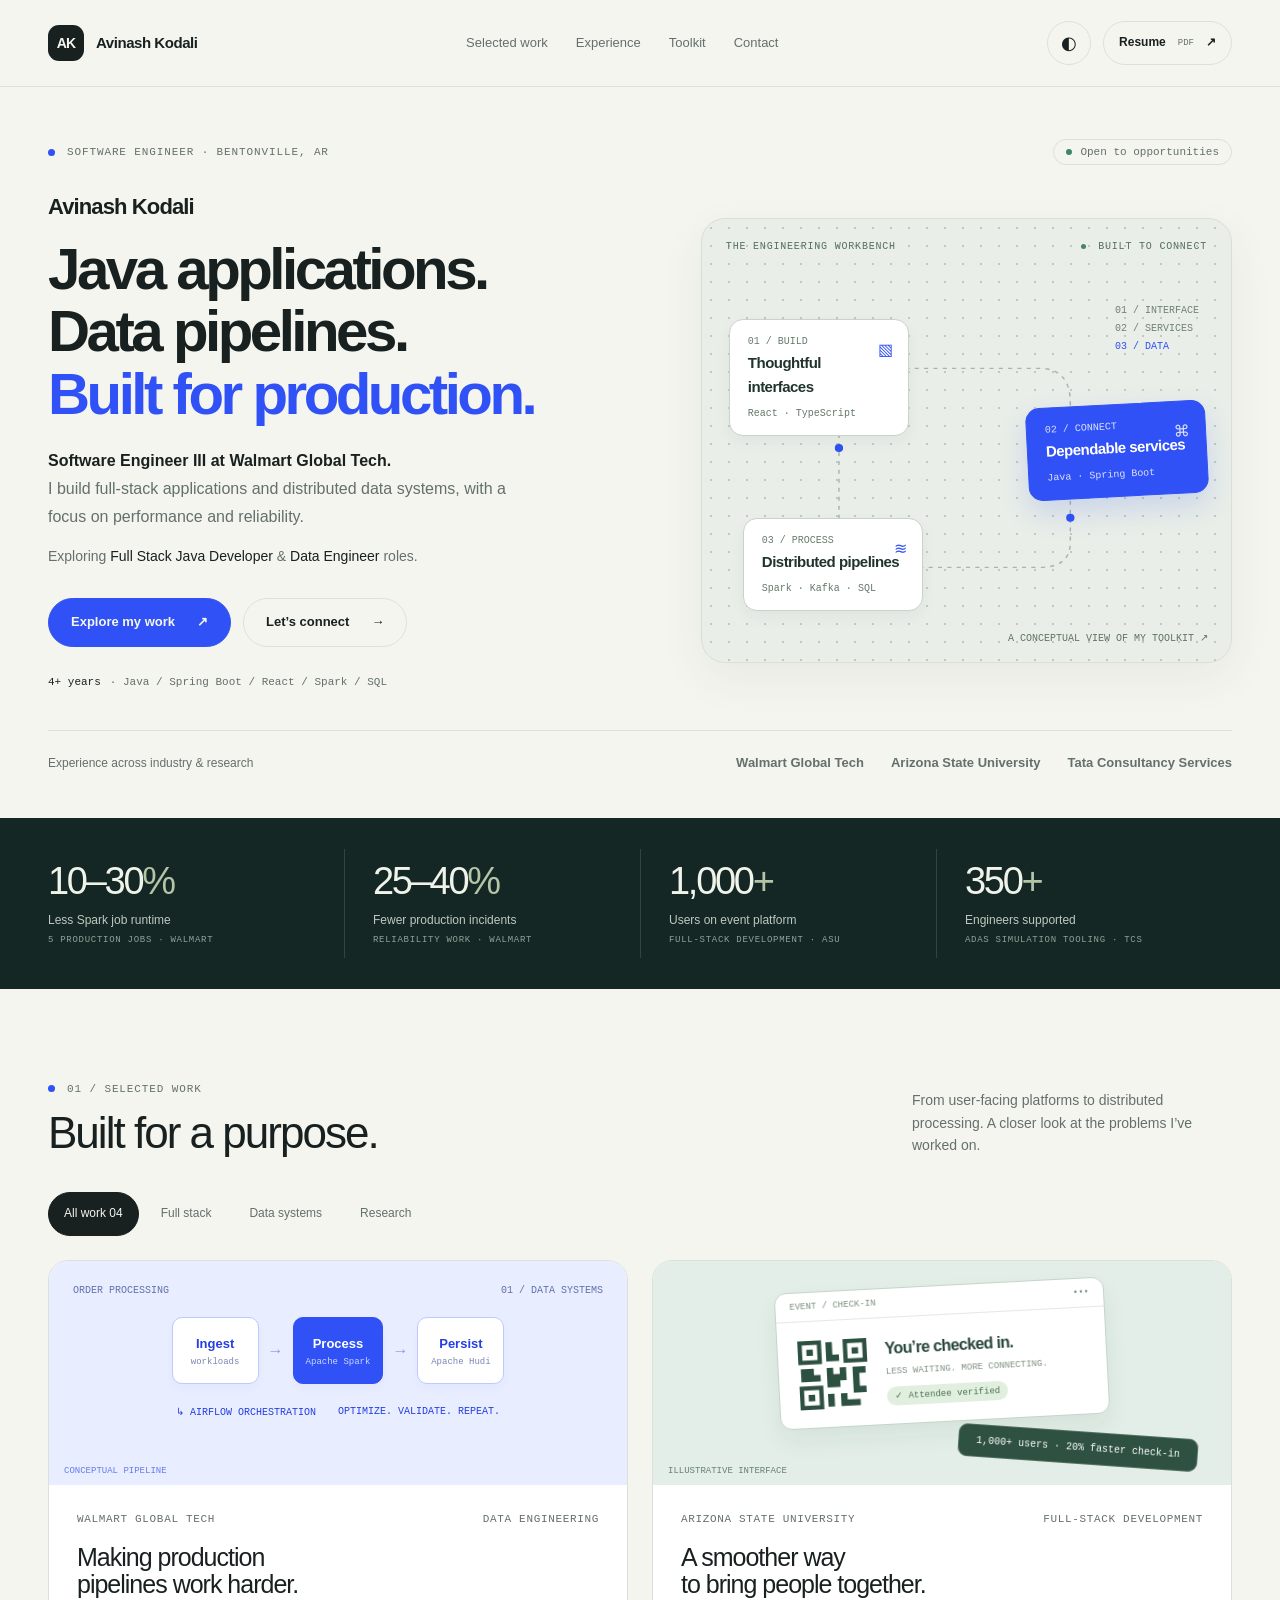
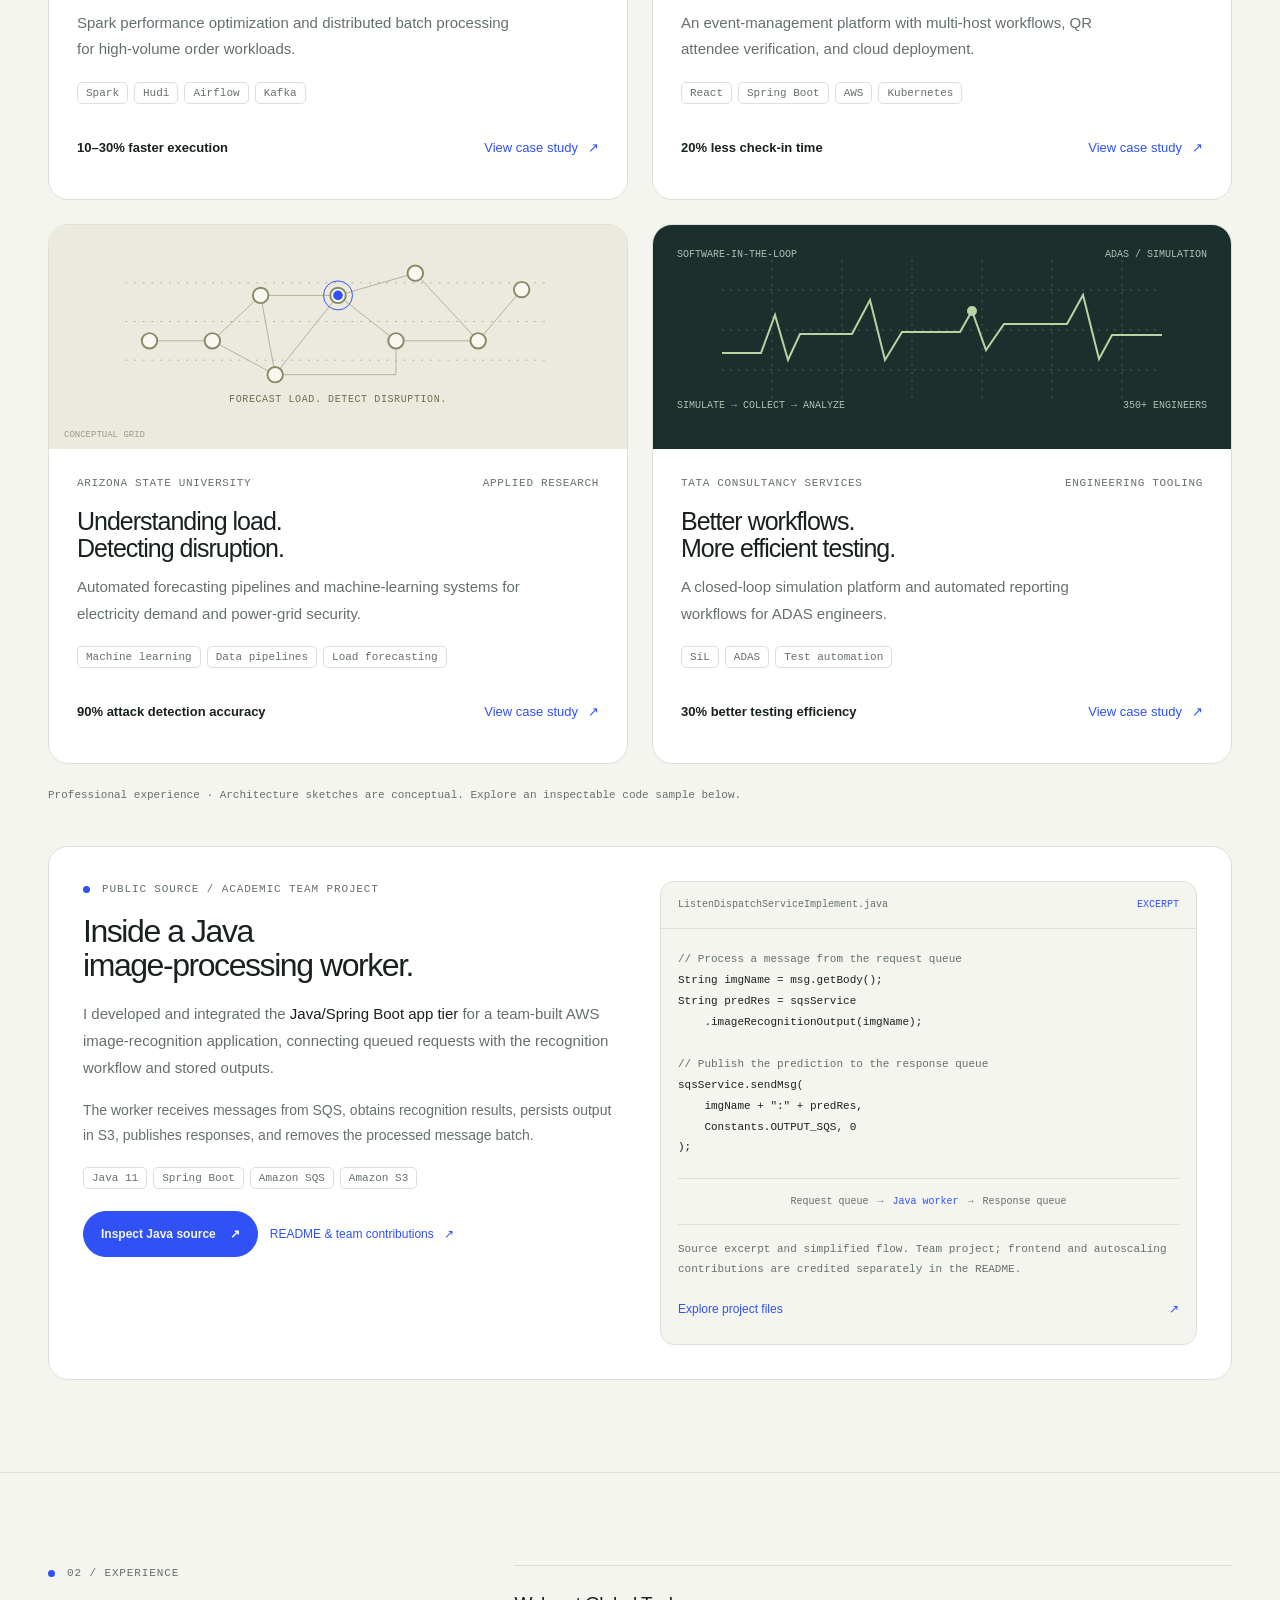
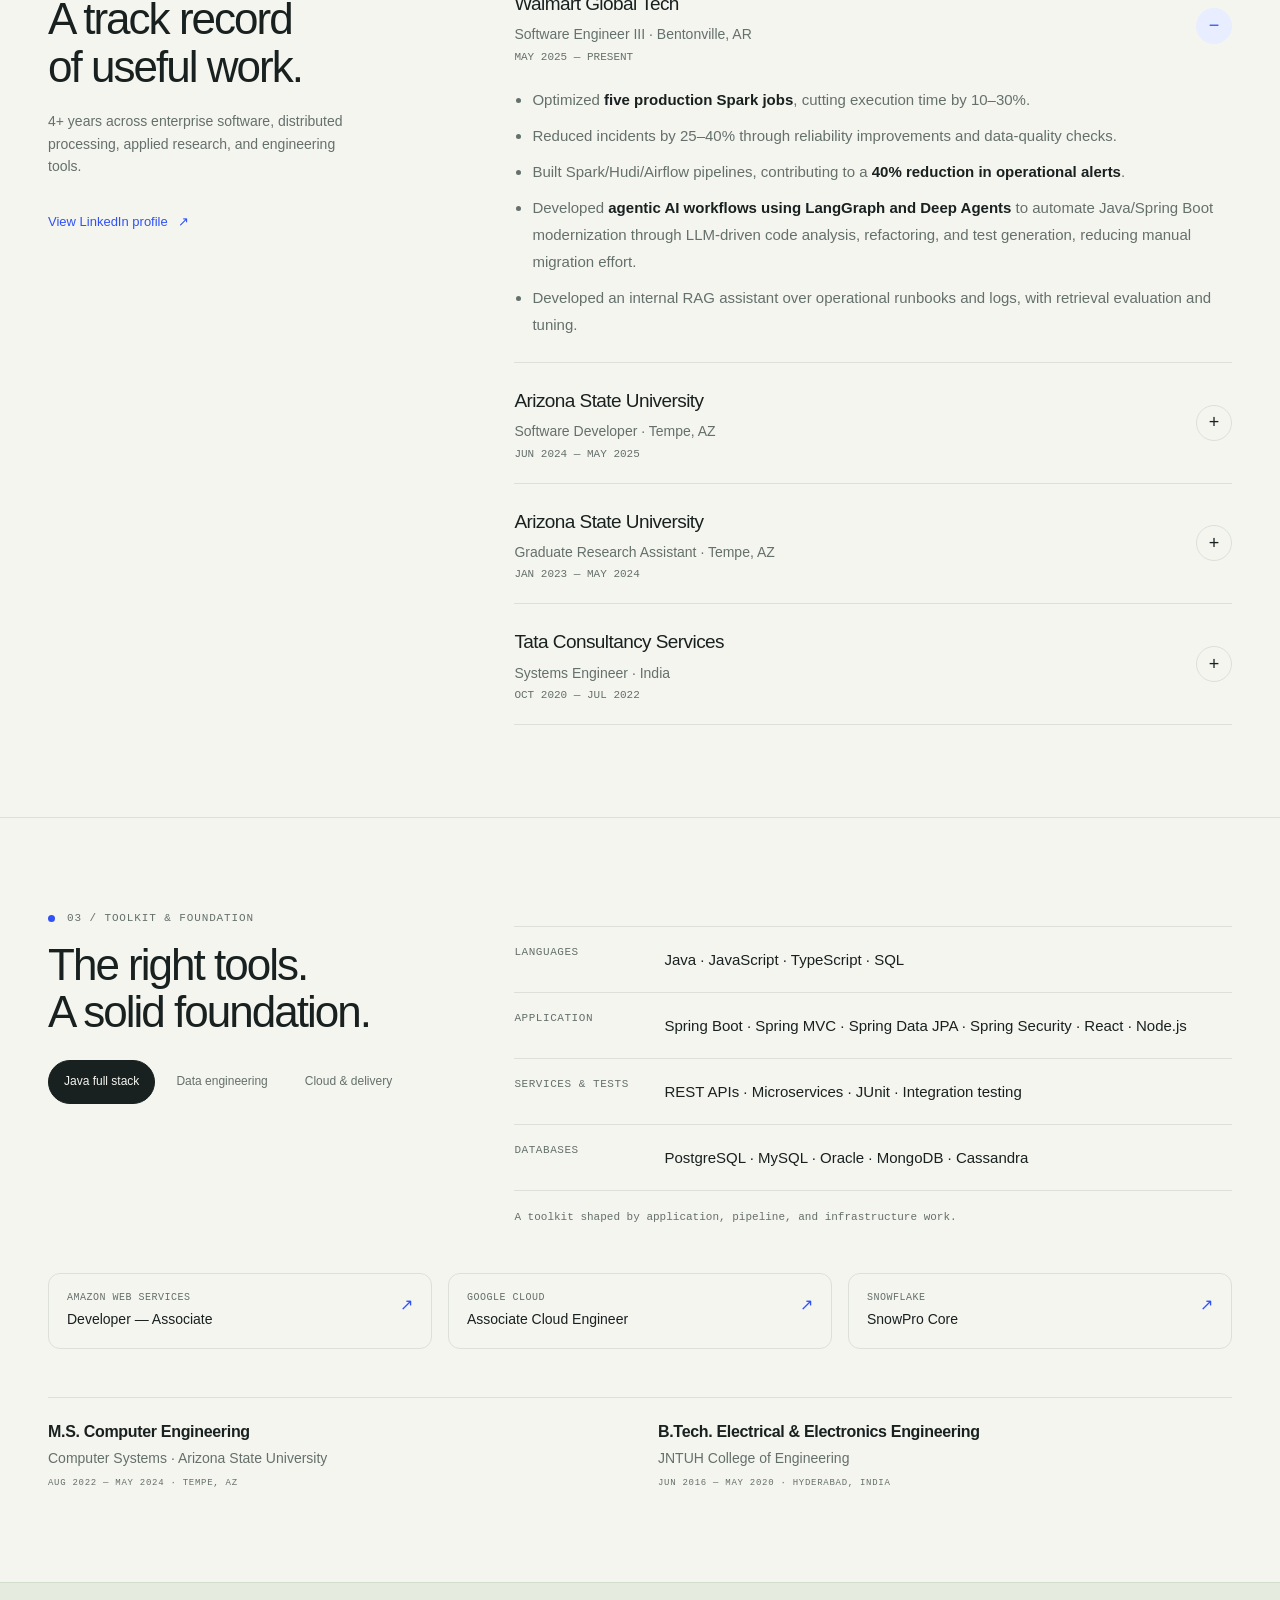
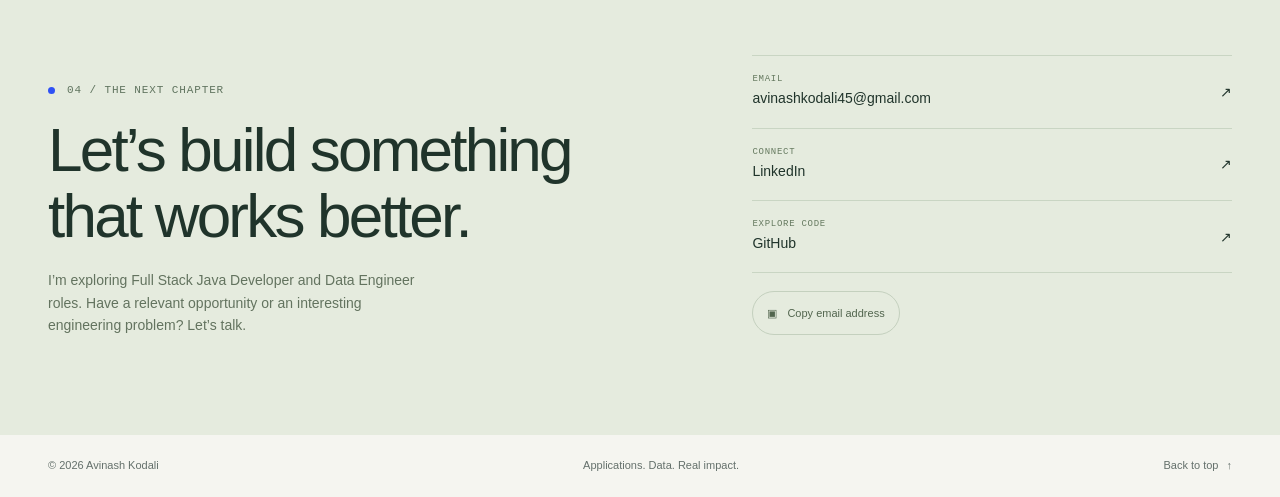
<file: index.html>
<!doctype html>
<html lang="en">
<head>
<meta charset="utf-8"><meta name="viewport" content="width=device-width, initial-scale=1">
<meta name="theme-color" content="#f5f5f0">
<meta name="description" content="Avinash Kodali — Software Engineer III at Walmart Global Tech. Full-stack Java applications, distributed data pipelines, and production reliability.">
<meta property="og:title" content="Avinash Kodali — Applications. Data. Impact."><meta property="og:description" content="Java full-stack development and data engineering. Explore selected work, production impact, and engineering experience."><meta property="og:type" content="website">
<title>Avinash Kodali — Java Full Stack &amp; Data Engineering</title>
<link rel="canonical" href="https://avinashkodali.github.io/portfolio/">
<meta property="og:url" content="https://avinashkodali.github.io/portfolio/">
<link rel="icon" href="data:image/svg+xml,%3Csvg xmlns='http://www.w3.org/2000/svg' viewBox='0 0 64 64'%3E%3Crect width='64' height='64' rx='16' fill='%232f51f5'/%3E%3Ctext x='32' y='42' text-anchor='middle' font-family='Arial' font-size='30' font-weight='bold' fill='white'%3EAK%3C/text%3E%3C/svg%3E">
<link rel="stylesheet" href="assets/styles.css">
</head>
<body>
<div id="top" aria-hidden="true"></div>
<a class="skip" href="#main">Skip to content</a>
<header><nav class="nav wrap" aria-label="Main navigation"><a class="brand" href="#top" aria-label="Avinash Kodali home"><span class="monogram">AK<span hidden>.</span></span><span class="brand-name">Avinash Kodali</span></a><div class="navlinks" id="navlinks"><a href="#work">Selected work</a><a href="#experience">Experience</a><a href="#stack">Toolkit</a><a href="#contact">Contact</a></div><div class="nav-actions"><button class="iconbtn" id="theme-toggle" aria-label="Switch to dark theme" title="Switch theme">◐</button><a class="resume" href="assets/Avinash_Kodali_Resume.pdf" target="_blank" rel="noopener noreferrer">Resume <span class="resume-type">PDF</span> <span aria-hidden="true">↗</span></a><button class="iconbtn menu" id="menu-toggle" aria-label="Open navigation" aria-expanded="false" aria-controls="navlinks">☰</button></div></nav></header>
<main id="main">
<section class="hero wrap" aria-labelledby="hero-title"><div class="hero-top"><div class="eyebrow mono">Software engineer · Bentonville, AR</div><div class="availability"><i aria-hidden="true"></i> Open to opportunities</div></div><div class="hero-grid"><div class="reveal"><div class="hero-name">Avinash Kodali</div><h1 id="hero-title">Java applications.<br>Data pipelines.<br><span class="accent">Built for production.</span></h1><p class="hero-intro"><strong>Software Engineer III at Walmart Global Tech.</strong><br>I build full-stack applications and distributed data systems, with a focus on performance and reliability.</p><p class="hero-targets">Exploring <strong>Full Stack Java Developer</strong> &amp; <strong>Data Engineer</strong> roles.</p><div class="btnrow"><a class="button primary" href="#work">Explore my work <span aria-hidden="true">↗</span></a><a class="button" href="#contact">Let’s connect <span aria-hidden="true">→</span></a></div><div class="role-note"><span>4+ years</span> · Java / Spring Boot / React / Spark / SQL</div></div><div class="workbench reveal" role="img" aria-label="Conceptual engineering diagram connecting a React interface, Java and Spring Boot services, and Spark and SQL data processing"><div class="bench-top"><span class="bench-label">THE ENGINEERING WORKBENCH</span><span class="bench-label"><i class="live-dot"></i> BUILT TO CONNECT</span></div><svg class="arch-lines" viewBox="0 0 510 445" preserveAspectRatio="none" aria-hidden="true"><path d="M 160 150 H 325 Q 355 150 355 185 V 220 M 355 265 V 325 Q 355 350 325 350 H 210 M 132 310 V 200" stroke="#a5b7a9" fill="none" stroke-width="1.4" stroke-dasharray="4 5"/><circle cx="132" cy="230" r="4" fill="#2f51f5"/><circle cx="355" cy="300" r="4" fill="#2f51f5"/></svg><div class="bench-decoration">01 / INTERFACE<br>02 / SERVICES<br><span>03 / DATA</span></div><div class="arch-node node-ui"><span class="node-icon" aria-hidden="true">▧</span><div class="node-label">01 / BUILD</div><div class="node-title">Thoughtful interfaces</div><div class="node-sub">React · TypeScript</div></div><div class="arch-node node-api"><span class="node-icon" aria-hidden="true">⌘</span><div class="node-label">02 / CONNECT</div><div class="node-title">Dependable services</div><div class="node-sub">Java · Spring Boot</div></div><div class="arch-node node-data"><span class="node-icon" aria-hidden="true">≋</span><div class="node-label">03 / PROCESS</div><div class="node-title">Distributed pipelines</div><div class="node-sub">Spark · Kafka · SQL</div></div><span class="bench-bottom">A CONCEPTUAL VIEW OF MY TOOLKIT ↗</span></div></div><div class="hero-footer"><span class="context">Experience across industry &amp; research</span><div class="names"><span>Walmart Global Tech</span><span>Arizona State University</span><span>Tata Consultancy Services</span></div></div></section>
<section class="impact" aria-label="Selected results"><div class="wrap impact-grid"><div class="impact-item"><div class="impact-value">10–30<span>%</span></div><p>Less Spark job runtime</p><div class="mono">5 production jobs · Walmart</div></div><div class="impact-item"><div class="impact-value">25–40<span>%</span></div><p>Fewer production incidents</p><div class="mono">Reliability work · Walmart</div></div><div class="impact-item"><div class="impact-value">1,000<span>+</span></div><p>Users on event platform</p><div class="mono">Full-stack development · ASU</div></div><div class="impact-item"><div class="impact-value">350<span>+</span></div><p>Engineers supported</p><div class="mono">ADAS simulation tooling · TCS</div></div></div></section>
<section class="section wrap" id="work" aria-labelledby="work-title"><div class="section-head"><div><div class="eyebrow mono">01 / Selected work</div><h2 id="work-title">Built for a purpose.</h2></div><p>From user-facing platforms to distributed processing. A closer look at the problems I’ve worked on.</p></div><div class="filters" role="group" aria-label="Filter selected work"><button class="filter" data-filter="all" aria-pressed="true">All work <span aria-hidden="true">04</span></button><button class="filter" data-filter="fullstack" aria-pressed="false">Full stack</button><button class="filter" data-filter="data" aria-pressed="false">Data systems</button><button class="filter" data-filter="research" aria-pressed="false">Research</button></div><div id="filter-status" class="sr-only" aria-live="polite"></div><div class="project-grid">
<article class="project" data-category="data"><div class="project-art pipeline-art" aria-hidden="true"><div class="pipeline-meta"><span>ORDER PROCESSING</span><span>01 / DATA SYSTEMS</span></div><div class="pipeline-visual"><div class="pipeblock"><strong>Ingest</strong><small>workloads</small></div><span class="pipe-arrow">→</span><div class="pipeblock" style="background:#2f51f5;color:#fff;border-color:#2f51f5"><strong>Process</strong><small style="color:#cdd7ff">Apache Spark</small></div><span class="pipe-arrow">→</span><div class="pipeblock"><strong>Persist</strong><small>Apache Hudi</small></div></div><div class="pipeline-caption"><span>↳ AIRFLOW ORCHESTRATION</span><span>OPTIMIZE. VALIDATE. REPEAT.</span></div><span class="diagram-note">CONCEPTUAL PIPELINE</span></div><div class="project-body"><div class="project-topline"><span>Walmart Global Tech</span><span>Data engineering</span></div><h3>Making production<br>pipelines work harder.</h3><p>Spark performance optimization and distributed batch processing for high-volume order workloads.</p><div class="chips"><span class="chip">Spark</span><span class="chip">Hudi</span><span class="chip">Airflow</span><span class="chip">Kafka</span></div><div class="project-bottom"><span class="project-stat">10–30% faster execution</span><a class="read-more" href="?case=pipeline#work" data-case="pipeline" aria-haspopup="dialog">View case study <span aria-hidden="true">↗</span></a></div></div></article>
<article class="project" data-category="fullstack"><div class="project-art event-art" aria-hidden="true"><div class="event-window"><div class="window-bar"><span>EVENT / CHECK-IN</span><span>•••</span></div><div class="window-content"><svg class="qr" viewBox="0 0 64 64"><path d="M2 2h18v18H2zM44 2h18v18H44zM2 44h18v18H2z" fill="none" stroke="#2d5141" stroke-width="4"/><path d="M8 8h6v6H8zM50 8h6v6h-6zM8 50h6v6H8zM26 2h6v12h6v6H26zM2 26h12v6h6v6H2zM26 26h6v6h6v-6h6v12h-6v6H26zM50 26h12v6h-6v12h6v6H50zM26 50h6v12h-6zM38 50h6v6h12v6H38z" fill="#2d5141"/></svg><div><div class="event-name">You’re checked in.</div><div class="event-date">LESS WAITING. MORE CONNECTING.</div><span class="event-badge">✓ Attendee verified</span></div></div></div><div class="floating-ticket">1,000+ users · 20% faster check-in</div><span class="diagram-note">ILLUSTRATIVE INTERFACE</span></div><div class="project-body"><div class="project-topline"><span>Arizona State University</span><span>Full-stack development</span></div><h3>A smoother way<br>to bring people together.</h3><p>An event-management platform with multi-host workflows, QR attendee verification, and cloud deployment.</p><div class="chips"><span class="chip">React</span><span class="chip">Spring Boot</span><span class="chip">AWS</span><span class="chip">Kubernetes</span></div><div class="project-bottom"><span class="project-stat">20% less check-in time</span><a class="read-more" href="?case=events#work" data-case="events" aria-haspopup="dialog">View case study <span aria-hidden="true">↗</span></a></div></div></article>
<article class="project" data-category="research data"><div class="project-art grid-art" aria-hidden="true"><svg viewBox="0 0 440 150"><g stroke="#b0b299" fill="none"><path d="M25 95H90L140 48H220L280 95H365L410 42M90 95L155 130L220 48L300 25L365 95M140 48L155 130H280V95"/><path d="M0 35H440M0 75H440M0 115H440" stroke-dasharray="2 7"/></g><g fill="#f8f8f1" stroke="#858b65" stroke-width="2"><circle cx="25" cy="95" r="8"/><circle cx="90" cy="95" r="8"/><circle cx="140" cy="48" r="8"/><circle cx="220" cy="48" r="8"/><circle cx="155" cy="130" r="8"/><circle cx="280" cy="95" r="8"/><circle cx="300" cy="25" r="8"/><circle cx="365" cy="95" r="8"/><circle cx="410" cy="42" r="8"/></g><circle cx="220" cy="48" r="15" fill="none" stroke="#2f51f5"/><circle cx="220" cy="48" r="5" fill="#2f51f5"/></svg><div class="grid-caption">FORECAST LOAD. DETECT DISRUPTION.</div><span class="diagram-note">CONCEPTUAL GRID</span></div><div class="project-body"><div class="project-topline"><span>Arizona State University</span><span>Applied research</span></div><h3>Understanding load.<br>Detecting disruption.</h3><p>Automated forecasting pipelines and machine-learning systems for electricity demand and power-grid security.</p><div class="chips"><span class="chip">Machine learning</span><span class="chip">Data pipelines</span><span class="chip">Load forecasting</span></div><div class="project-bottom"><span class="project-stat">90% attack detection accuracy</span><a class="read-more" href="?case=research#work" data-case="research" aria-haspopup="dialog">View case study <span aria-hidden="true">↗</span></a></div></div></article>
<article class="project" data-category="fullstack"><div class="project-art sim-art" aria-hidden="true"><div class="sim-caption"><span>SOFTWARE-IN-THE-LOOP</span><span>ADAS / SIMULATION</span></div><svg viewBox="0 0 440 140"><g fill="none" stroke="#49655a"><path d="M0 30H440M0 70H440M0 110H440M50 0V140M120 0V140M190 0V140M260 0V140M330 0V140M400 0V140" stroke-dasharray="2 6"/></g><path d="M0 93H39L53 55L66 100L78 74H130L148 40L163 100L180 72H238L250 51L264 90L282 64H345L361 35L377 99L390 75H440" stroke="#bad3a2" stroke-width="2" fill="none"/><circle cx="250" cy="51" r="5" fill="#bad3a2"/></svg><div class="sim-caption"><span>SIMULATE → COLLECT → ANALYZE</span><span>350+ ENGINEERS</span></div></div><div class="project-body"><div class="project-topline"><span>Tata Consultancy Services</span><span>Engineering tooling</span></div><h3>Better workflows.<br>More efficient testing.</h3><p>A closed-loop simulation platform and automated reporting workflows for ADAS engineers.</p><div class="chips"><span class="chip">SiL</span><span class="chip">ADAS</span><span class="chip">Test automation</span></div><div class="project-bottom"><span class="project-stat">30% better testing efficiency</span><a class="read-more" href="?case=simulation#work" data-case="simulation" aria-haspopup="dialog">View case study <span aria-hidden="true">↗</span></a></div></div></article>
</div><p class="work-note">Professional experience · Architecture sketches are conceptual. Explore an inspectable code sample below.</p><article class="public-project" aria-labelledby="public-project-title"><div class="public-copy"><div class="eyebrow mono">Public source / Academic team project</div><h3 id="public-project-title">Inside a Java<br>image-processing worker.</h3><p>I developed and integrated the <strong>Java/Spring Boot app tier</strong> for a team-built AWS image-recognition application, connecting queued requests with the recognition workflow and stored outputs.</p><p class="public-detail">The worker receives messages from SQS, obtains recognition results, persists output in S3, publishes responses, and removes the processed message batch.</p><div class="chips"><span class="chip">Java 11</span><span class="chip">Spring Boot</span><span class="chip">Amazon SQS</span><span class="chip">Amazon S3</span></div><div class="btnrow"><a class="button primary" href="https://github.com/avinashkodali/MS-Projects/blob/master/CSE%20546%20Cloud%20Computing%20-%20Elastic%20Image%20Recognition%20Service%20on%20AWS/source_code/AppTier/src/main/java/com/aws/ccproject/service/ListenDispatchServiceImplement.java" target="_blank" rel="noopener noreferrer">Inspect Java source <span aria-hidden="true">↗</span></a><a class="read-more" href="https://github.com/avinashkodali/MS-Projects/blob/master/CSE%20546%20Cloud%20Computing%20-%20Elastic%20Image%20Recognition%20Service%20on%20AWS/README.md" target="_blank" rel="noopener noreferrer">README &amp; team contributions <span aria-hidden="true">↗</span></a></div></div><div class="code-evidence"><div class="code-bar"><span>ListenDispatchServiceImplement.java</span><span>EXCERPT</span></div><pre aria-label="Excerpt from the public app-tier implementation"><code><span class="code-comment">// Process a message from the request queue</span>
String imgName = msg.getBody();
String predRes = sqsService
    .imageRecognitionOutput(imgName);

<span class="code-comment">// Publish the prediction to the response queue</span>
sqsService.sendMsg(
    imgName + ":" + predRes,
    Constants.OUTPUT_SQS, 0
);</code></pre><div class="code-flow" aria-label="Simplified processing flow"><span>Request queue</span><b aria-hidden="true">→</b><span>Java worker</span><b aria-hidden="true">→</b><span>Response queue</span></div><p>Source excerpt and simplified flow. Team project; frontend and autoscaling contributions are credited separately in the README.</p><a class="code-source" href="https://github.com/avinashkodali/MS-Projects/tree/master/CSE%20546%20Cloud%20Computing%20-%20Elastic%20Image%20Recognition%20Service%20on%20AWS" target="_blank" rel="noopener noreferrer">Explore project files <span aria-hidden="true">↗</span></a></div></article></section>
<section class="section experience" id="experience" aria-labelledby="experience-title"><div class="wrap exp-layout"><div class="exp-intro"><div class="eyebrow mono">02 / Experience</div><h2 id="experience-title">A track record<br>of useful work.</h2><p>4+ years across enterprise software, distributed processing, applied research, and engineering tools.</p><a class="read-more" href="https://www.linkedin.com/in/avinashkodali/" target="_blank" rel="noopener noreferrer" style="margin-top:23px">View LinkedIn profile <span aria-hidden="true">↗</span></a></div><div class="timeline">
<details class="job" open><summary><div><div class="job-company">Walmart Global Tech</div><div class="job-role">Software Engineer III · Bentonville, AR</div><div class="job-date">MAY 2025 — PRESENT</div></div><span class="expand" aria-hidden="true"></span></summary><ul><li>Optimized <strong>five production Spark jobs</strong>, cutting execution time by 10–30%.</li><li>Reduced incidents by 25–40% through reliability improvements and data-quality checks.</li><li>Built Spark/Hudi/Airflow pipelines, contributing to a <strong>40% reduction in operational alerts</strong>.</li><li>Developed <strong>agentic AI workflows using LangGraph and Deep Agents</strong> to automate Java/Spring Boot modernization through LLM-driven code analysis, refactoring, and test generation, reducing manual migration effort.</li><li>Developed an internal RAG assistant over operational runbooks and logs, with retrieval evaluation and tuning.</li></ul></details>
<details class="job"><summary><div><div class="job-company">Arizona State University</div><div class="job-role">Software Developer · Tempe, AZ</div><div class="job-date">JUN 2024 — MAY 2025</div></div><span class="expand" aria-hidden="true"></span></summary><ul><li>Developed a <strong>React and Spring Boot</strong> event platform for 1,000+ users.</li><li>Supported multi-host workflows and stateless services, with Kubernetes deployments on AWS and Terraform infrastructure.</li><li>Reduced attendee check-in time by 20% using QR verification.</li></ul></details>
<details class="job"><summary><div><div class="job-company">Arizona State University</div><div class="job-role">Graduate Research Assistant · Tempe, AZ</div><div class="job-date">JAN 2023 — MAY 2024</div></div><span class="expand" aria-hidden="true"></span></summary><ul><li>Built automated data pipelines and ML models for electricity load forecasting, improving accuracy by <strong>10% over the previous baseline</strong>.</li><li>Engineered a load-redistribution attack detection and mitigation framework for an Israel–US BIRD Foundation research project, achieving 90% detection accuracy.</li></ul></details>
<details class="job"><summary><div><div class="job-company">Tata Consultancy Services</div><div class="job-role">Systems Engineer · India</div><div class="job-date">OCT 2020 — JUL 2022</div></div><span class="expand" aria-hidden="true"></span></summary><ul><li>Built a closed-loop SiL platform with interactive workflows for <strong>350+ engineers</strong>, improving testing efficiency by 30%.</li><li>Automated simulation-result collection and report generation to streamline failure analysis.</li></ul></details>
</div></div></section>
<section class="section wrap" id="stack" aria-labelledby="stack-title"><div class="stack-layout"><div><div class="eyebrow mono">03 / Toolkit &amp; foundation</div><h2 id="stack-title" style="font-size:44px;font-weight:500;margin-top:14px">The right tools.<br>A solid foundation.</h2><div class="stack-tabs" role="tablist" aria-label="Technology areas"><button class="tab" id="tab-java" role="tab" aria-selected="true" aria-controls="panel-java" tabindex="0" data-tab="java">Java full stack</button><button class="tab" id="tab-data" role="tab" aria-selected="false" aria-controls="panel-data" tabindex="-1" data-tab="data">Data engineering</button><button class="tab" id="tab-cloud" role="tab" aria-selected="false" aria-controls="panel-cloud" tabindex="-1" data-tab="cloud">Cloud &amp; delivery</button></div></div><div><dl class="skill-panel" id="panel-java" role="tabpanel" aria-labelledby="tab-java"><div class="skill-row"><dt>Languages</dt><dd>Java · JavaScript · TypeScript · SQL</dd></div><div class="skill-row"><dt>Application</dt><dd>Spring Boot · Spring MVC · Spring Data JPA · Spring Security · React · Node.js</dd></div><div class="skill-row"><dt>Services &amp; tests</dt><dd>REST APIs · Microservices · JUnit · Integration testing</dd></div><div class="skill-row"><dt>Databases</dt><dd>PostgreSQL · MySQL · Oracle · MongoDB · Cassandra</dd></div></dl><dl class="skill-panel" id="panel-data" role="tabpanel" aria-labelledby="tab-data" hidden><div class="skill-row"><dt>Languages</dt><dd>Python · SQL · Java</dd></div><div class="skill-row"><dt>Processing</dt><dd>Apache Spark · Kafka · Hadoop · ETL/ELT</dd></div><div class="skill-row"><dt>Pipelines</dt><dd>Apache Airflow · Apache Hudi · BigQuery</dd></div><div class="skill-row"><dt>Optimization</dt><dd>Query optimization · Repartitioning · AQE tuning · Data-quality checks</dd></div></dl><dl class="skill-panel" id="panel-cloud" role="tabpanel" aria-labelledby="tab-cloud" hidden><div class="skill-row"><dt>Cloud</dt><dd>AWS · Google Cloud Platform · Azure</dd></div><div class="skill-row"><dt>Infrastructure</dt><dd>Kubernetes · Docker · Terraform</dd></div><div class="skill-row"><dt>Delivery</dt><dd>Jenkins · CI/CD · Automated testing</dd></div><div class="skill-row"><dt>Operations</dt><dd>Root-cause analysis · Production reliability · RAG-assisted incident triage</dd></div><div class="skill-row"><dt>Agentic AI</dt><dd>LangGraph · Deep Agents · LLM-driven code analysis · Refactoring · Test generation</dd></div></dl><p class="stack-note">A toolkit shaped by application, pipeline, and infrastructure work.</p></div></div>
<div class="credentials" aria-label="Selected credentials"><a class="credential" href="https://www.credly.com/badges/fdc420cc-dd11-40df-aa88-f5aa4e90e600" target="_blank" rel="noopener noreferrer"><div><small>Amazon Web Services</small><strong>Developer — Associate</strong></div><span aria-hidden="true">↗</span></a><a class="credential" href="https://www.credly.com/badges/f926f557-5f63-49d7-9e45-7d8463f45acc/public_url" target="_blank" rel="noopener noreferrer"><div><small>Google Cloud</small><strong>Associate Cloud Engineer</strong></div><span aria-hidden="true">↗</span></a><a class="credential" href="https://achieve.snowflake.com/353bdb04-eebd-407f-a457-e2f49c565442" target="_blank" rel="noopener noreferrer"><div><small>Snowflake</small><strong>SnowPro Core</strong></div><span aria-hidden="true">↗</span></a></div>
<div class="education"><div class="edu"><h3>M.S. Computer Engineering</h3><p>Computer Systems · Arizona State University</p><div class="mono">AUG 2022 — MAY 2024 · TEMPE, AZ</div></div><div class="edu"><h3>B.Tech. Electrical &amp; Electronics Engineering</h3><p>JNTUH College of Engineering</p><div class="mono">JUN 2016 — MAY 2020 · HYDERABAD, INDIA</div></div></div></section>
<section class="contact" id="contact" aria-labelledby="contact-title"><div class="wrap contact-grid"><div><div class="eyebrow mono">04 / The next chapter</div><h2 id="contact-title">Let’s build something<br>that works better.</h2><p>I’m exploring Full Stack Java Developer and Data Engineer roles. Have a relevant opportunity or an interesting engineering problem? Let’s talk.</p></div><div><div class="contact-links"><a class="contact-link" href="mailto:avinashkodali45@gmail.com"><div><small>Email</small>avinashkodali45@gmail.com</div><span aria-hidden="true">↗</span></a><a class="contact-link" href="https://www.linkedin.com/in/avinashkodali/" target="_blank" rel="noopener noreferrer"><div><small>Connect</small>LinkedIn</div><span aria-hidden="true">↗</span></a><a class="contact-link" href="https://github.com/avinashkodali" target="_blank" rel="noopener noreferrer"><div><small>Explore code</small>GitHub</div><span aria-hidden="true">↗</span></a></div><button class="copy-email" id="copy-email"><span aria-hidden="true">▣</span> Copy email address</button><div class="copy-status" id="copy-status" role="status" aria-live="polite"></div></div></div></section>
</main>
<footer class="footer"><div class="wrap footer-inner"><span>© <span id="year">2026</span> Avinash Kodali</span><span>Applications. Data. Real impact.</span><a href="#top">Back to top <span aria-hidden="true">↑</span></a></div></footer>
<dialog id="case-dialog" aria-labelledby="case-title"><div class="dialog-inner"><div class="dialog-header"><span class="dialog-meta" id="case-meta"></span><button class="iconbtn" id="close-dialog" aria-label="Close case study">×</button></div><h2 id="case-title"></h2><div class="case-section"><h3>The problem</h3><p id="case-intro"></p></div><div class="case-section"><h3>Context &amp; scope</h3><p id="case-context"></p></div><div class="case-section"><h3>Implementation</h3><ul id="case-details"></ul></div><div class="case-section"><h3>Results</h3><div class="dialog-result" id="case-result"></div></div><div id="case-projection" class="case-projection" hidden></div><div class="case-footer"><button class="copy-case" id="copy-case">Copy case-study link <span aria-hidden="true">↗</span></button><span id="case-copy-status" role="status" aria-live="polite"></span></div><p class="case-note">Professional work summary based on resume-supported contributions. Architecture sketches are conceptual.</p></div></dialog>

<script src="assets/app.js" defer></script>
</body></html>
</file>
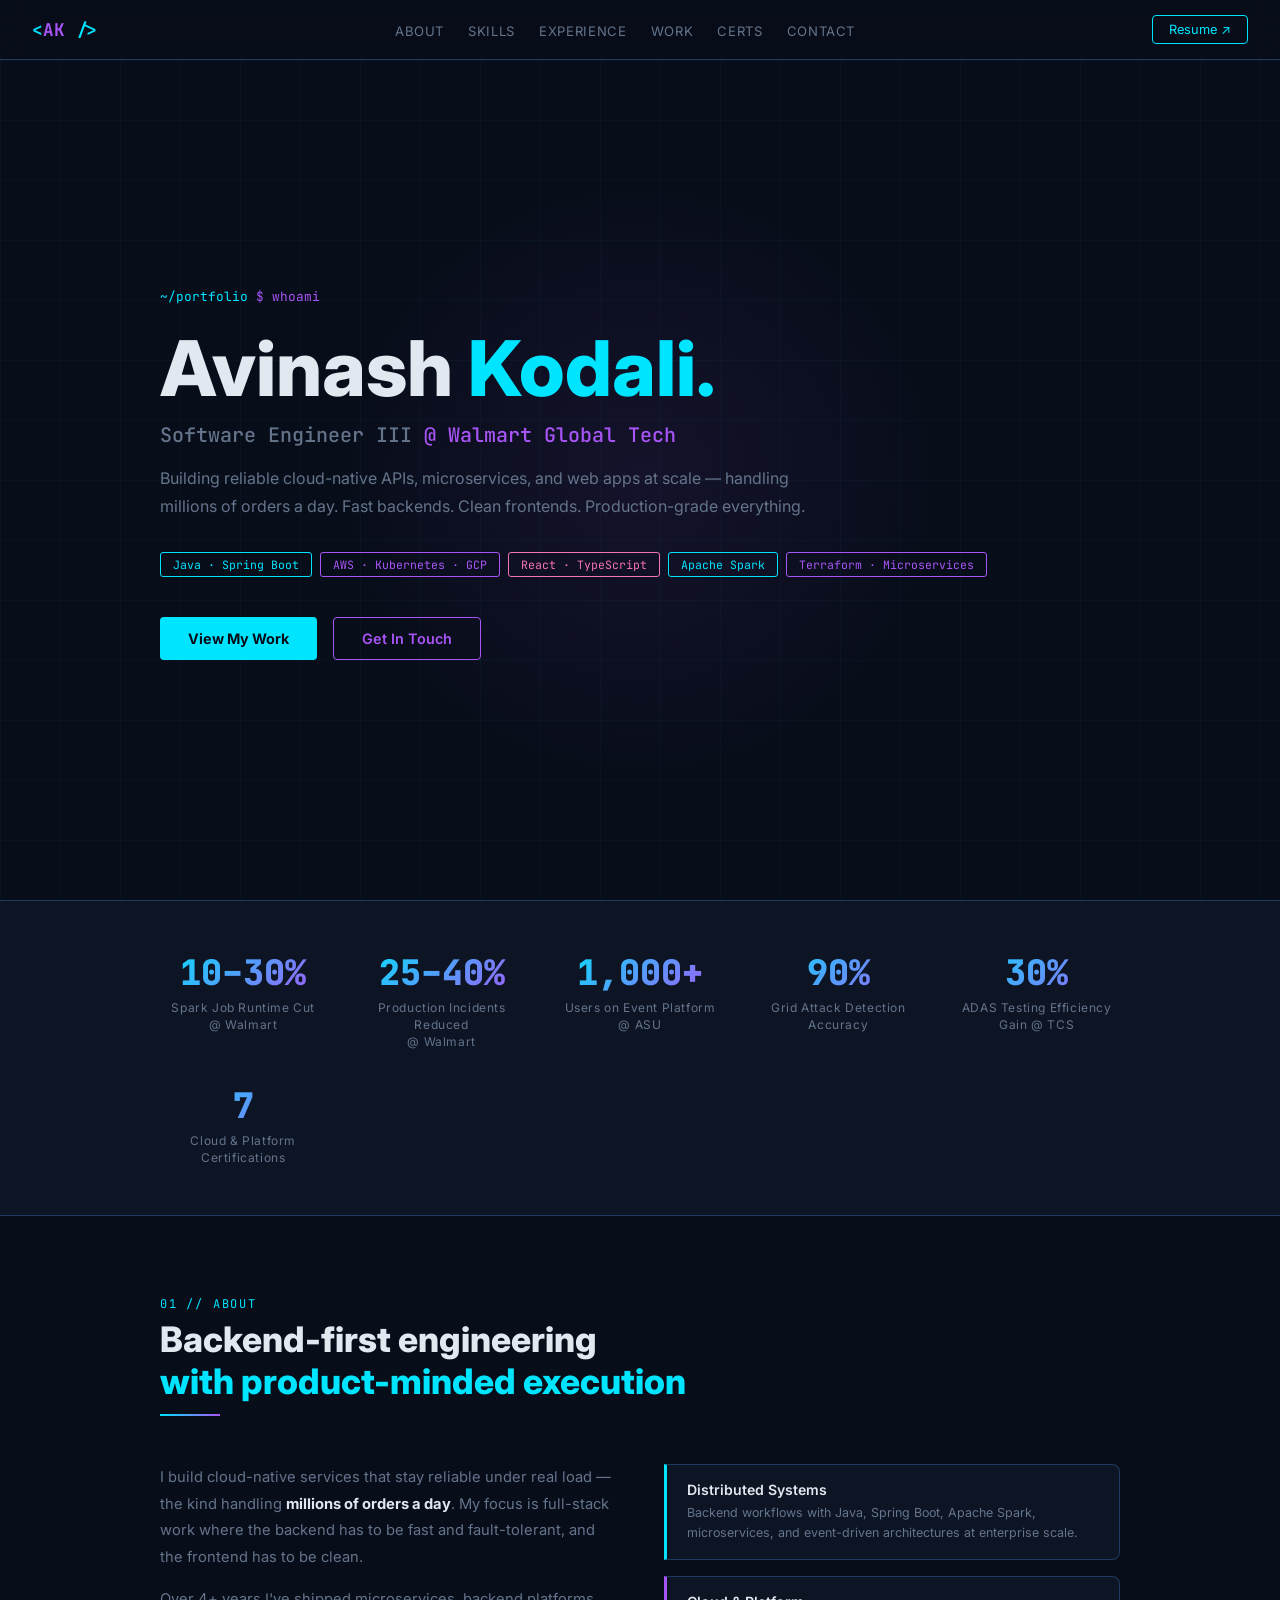
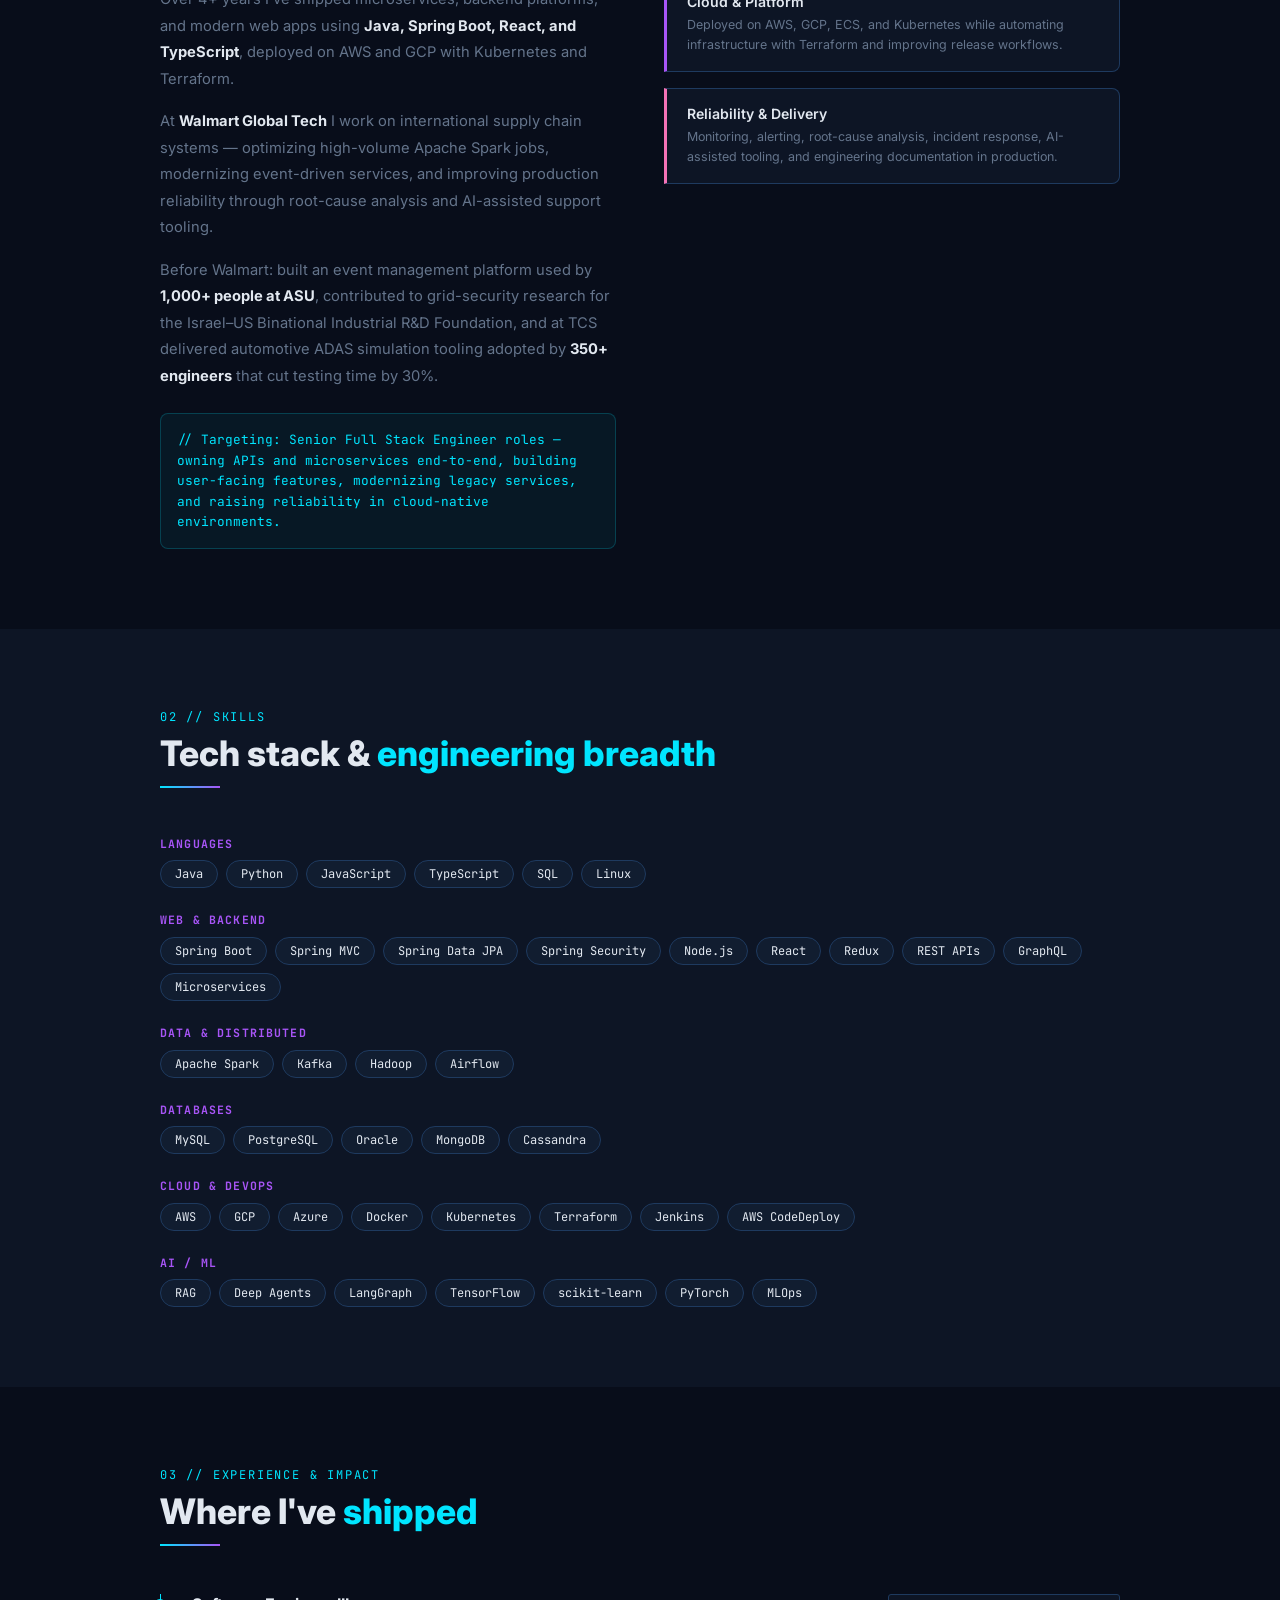
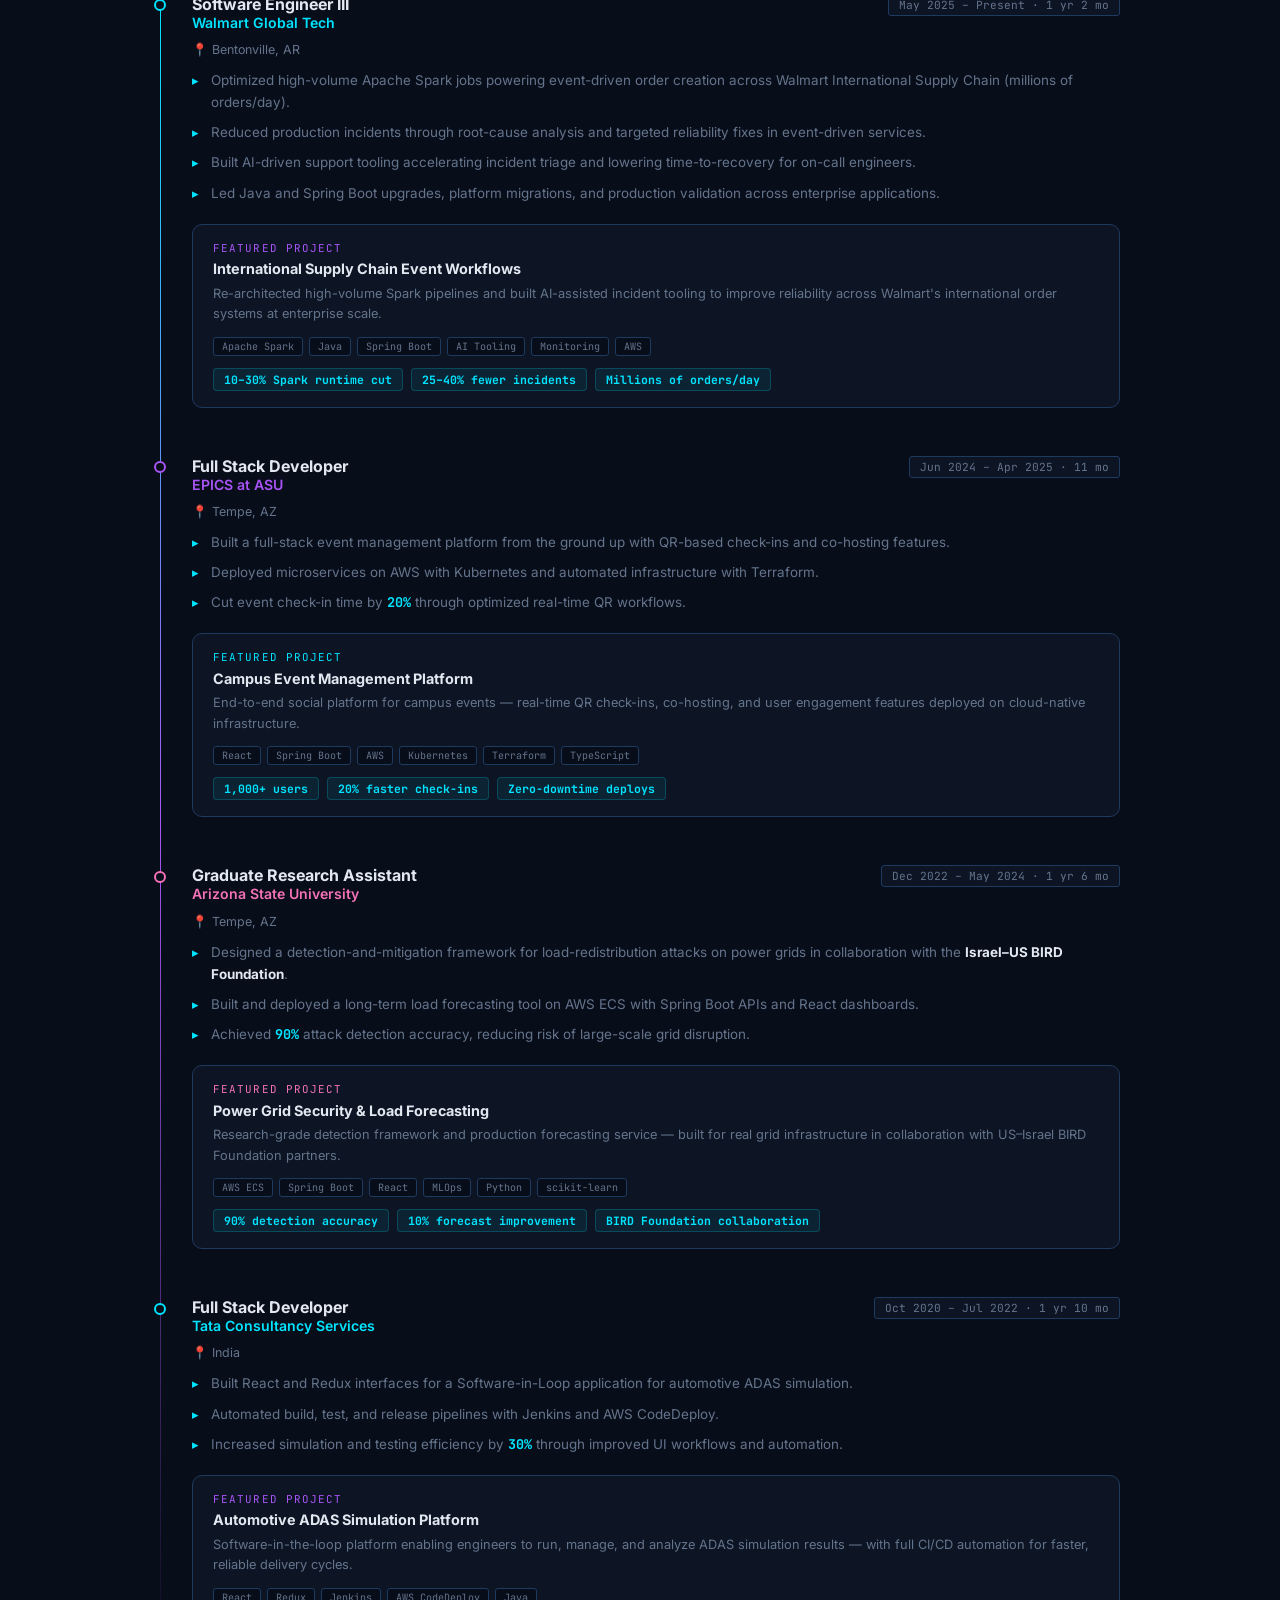
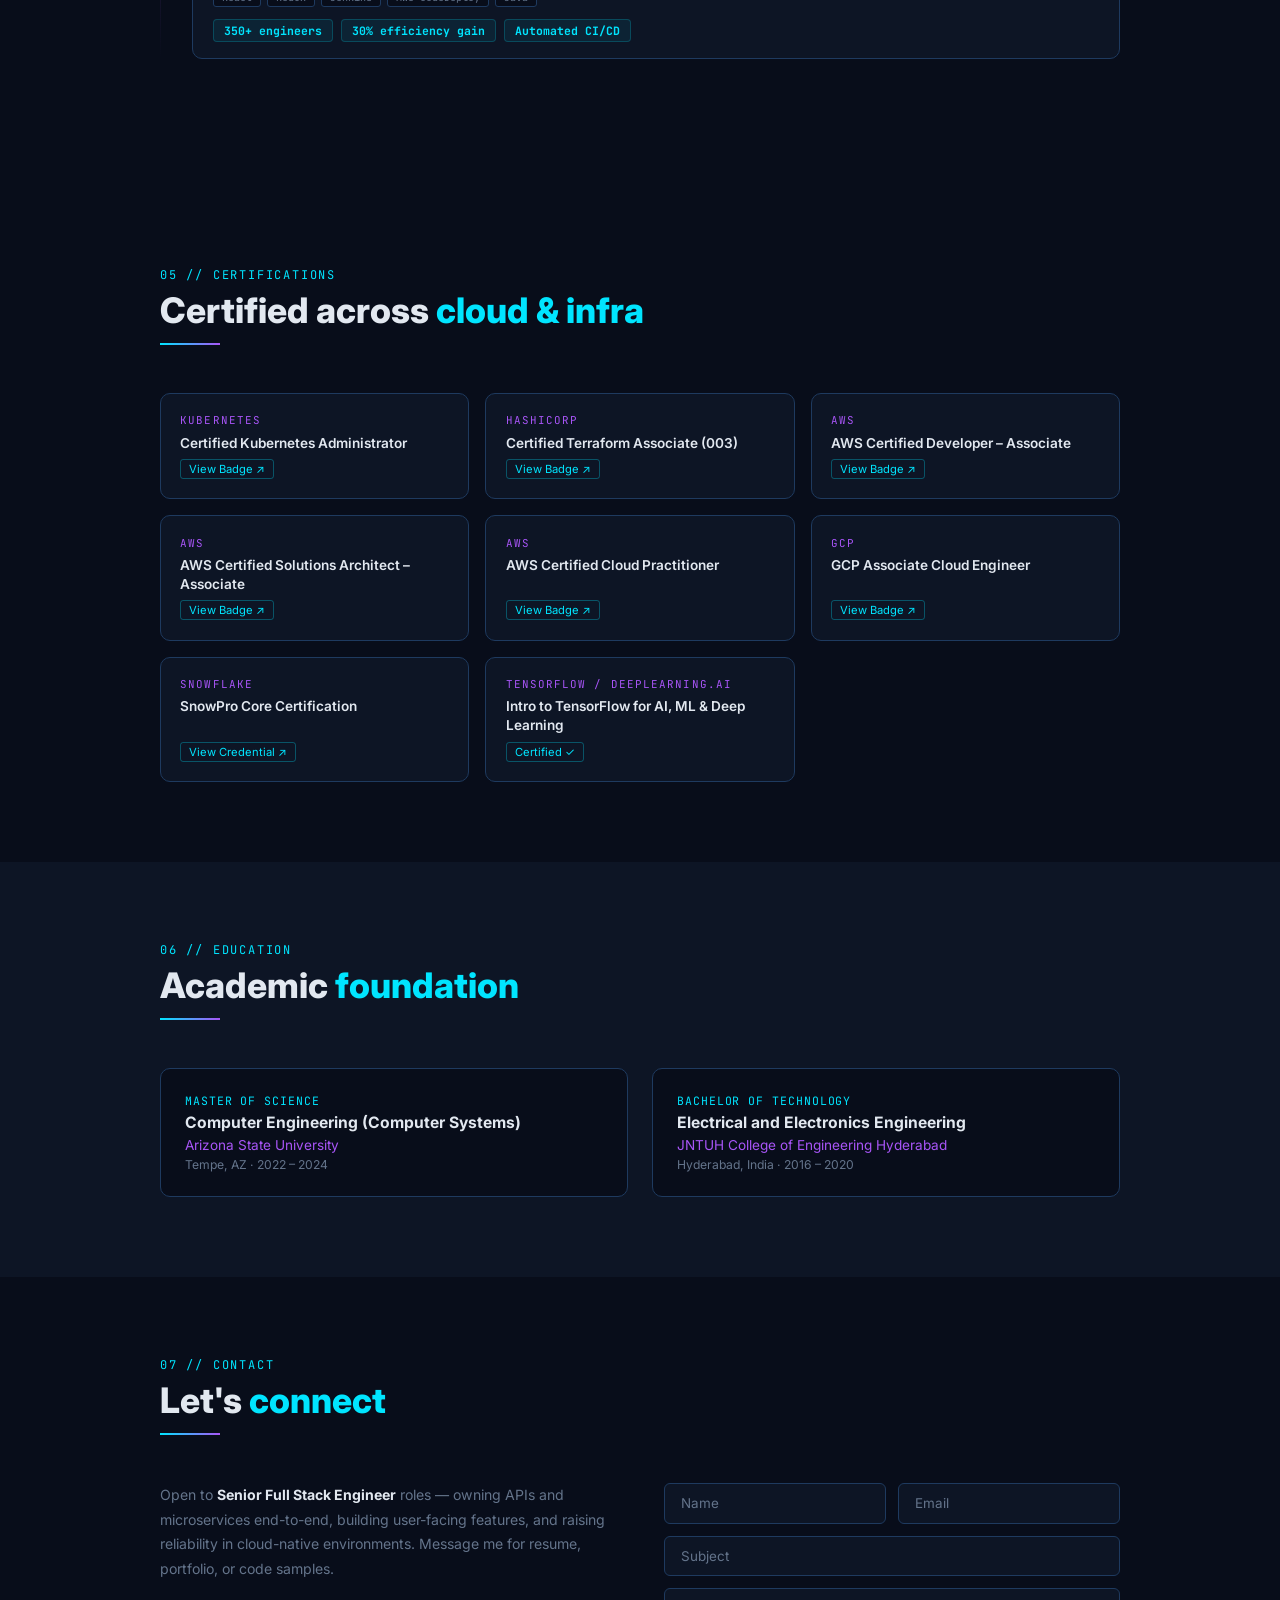
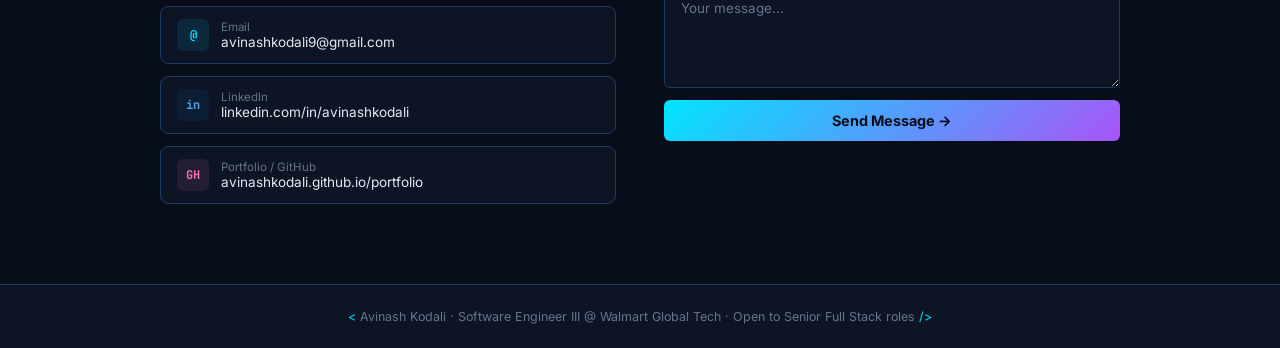
<file: portfolio.html>
<!DOCTYPE html>
<html lang="en">
<head>
<meta charset="UTF-8"/>
<meta name="viewport" content="width=device-width,initial-scale=1.0"/>
<title>Avinash Kodali | Software Engineer III @ Walmart</title>
<link href="https://fonts.googleapis.com/css2?family=JetBrains+Mono:wght@400;700&family=Inter:wght@300;400;500;600;700;800&display=swap" rel="stylesheet"/>
<style>
*{margin:0;padding:0;box-sizing:border-box;}
:root{--bg:#080d1a;--bg2:#0d1525;--bg3:#111d30;--cyan:#00e5ff;--purple:#a855f7;--pink:#f472b6;--text:#e2e8f0;--muted:#64748b;--border:#1e3a5f;}
html{scroll-behavior:smooth;}
body{background:var(--bg);color:var(--text);font-family:'Inter',sans-serif;overflow-x:hidden;}
a{color:var(--cyan);text-decoration:none;}

nav{position:fixed;top:0;left:0;right:0;z-index:100;background:rgba(8,13,26,0.88);backdrop-filter:blur(12px);border-bottom:1px solid var(--border);padding:0 2rem;display:flex;align-items:center;justify-content:space-between;height:60px;}
.logo{font-family:'JetBrains Mono',monospace;font-size:1.1rem;color:var(--cyan);font-weight:700;}
.logo span{color:var(--purple);}
nav ul{list-style:none;display:flex;gap:1.5rem;}
nav ul li a{font-size:.82rem;color:var(--muted);letter-spacing:.05em;text-transform:uppercase;transition:color .2s;}
nav ul li a:hover{color:var(--cyan);}
.nav-resume{background:transparent;border:1px solid var(--cyan);color:var(--cyan);padding:6px 16px;border-radius:4px;font-size:.8rem;cursor:pointer;font-family:'Inter',sans-serif;transition:all .2s;}
.nav-resume:hover{background:var(--cyan);color:var(--bg);}

#hero{min-height:100vh;display:flex;align-items:center;justify-content:center;padding:80px 2rem 2rem;position:relative;overflow:hidden;}
.hero-grid{position:absolute;inset:0;background-image:linear-gradient(rgba(0,229,255,.03) 1px,transparent 1px),linear-gradient(90deg,rgba(0,229,255,.03) 1px,transparent 1px);background-size:60px 60px;}
.hero-glow{position:absolute;top:20%;left:50%;transform:translateX(-50%);width:600px;height:600px;background:radial-gradient(circle,rgba(168,85,247,.08) 0%,transparent 70%);pointer-events:none;}
.hero-content{position:relative;max-width:960px;width:100%;}
.hero-terminal{font-family:'JetBrains Mono',monospace;font-size:.8rem;color:var(--muted);margin-bottom:1.5rem;}
.hero-terminal .prompt{color:var(--cyan);}
.hero-terminal .cmd{color:var(--purple);}
h1{font-size:clamp(2.5rem,6vw,5rem);font-weight:800;line-height:1.05;margin-bottom:.75rem;}
h1 .cyan{color:var(--cyan);}
.hero-title2{font-size:clamp(1rem,2vw,1.25rem);font-weight:500;color:var(--muted);margin-bottom:1rem;font-family:'JetBrains Mono',monospace;}
.hero-title2 span{color:var(--purple);}
.hero-sub{font-size:1rem;color:var(--muted);max-width:660px;line-height:1.75;margin-bottom:2rem;}
.hero-tags{display:flex;flex-wrap:wrap;gap:8px;margin-bottom:2.5rem;}
.tag{font-family:'JetBrains Mono',monospace;font-size:.72rem;padding:4px 12px;border-radius:3px;border:1px solid;animation:tagpulse 3s ease-in-out infinite;}
.tag.c{border-color:var(--cyan);color:var(--cyan);}
.tag.p{border-color:var(--purple);color:var(--purple);animation-delay:.5s;}
.tag.k{border-color:var(--pink);color:var(--pink);animation-delay:1s;}
@keyframes tagpulse{0%,100%{opacity:.6}50%{opacity:1}}
.hero-btns{display:flex;gap:1rem;flex-wrap:wrap;}
.btn-primary{background:var(--cyan);color:var(--bg);padding:12px 28px;border-radius:4px;font-weight:700;font-size:.9rem;transition:all .2s;border:none;cursor:pointer;font-family:'Inter',sans-serif;}
.btn-primary:hover{background:#33eaff;transform:translateY(-1px);}
.btn-outline{border:1px solid var(--purple);color:var(--purple);padding:12px 28px;border-radius:4px;font-weight:600;font-size:.9rem;transition:all .2s;}
.btn-outline:hover{background:rgba(168,85,247,.1);}

#stats{background:var(--bg2);border-top:1px solid var(--border);border-bottom:1px solid var(--border);padding:3rem 2rem;}
.stats-grid{max-width:960px;margin:0 auto;display:grid;grid-template-columns:repeat(auto-fit,minmax(160px,1fr));gap:2rem;}
.stat-item{text-align:center;}
.stat-num{font-size:2.2rem;font-weight:800;font-family:'JetBrains Mono',monospace;background:linear-gradient(135deg,var(--cyan),var(--purple));-webkit-background-clip:text;-webkit-text-fill-color:transparent;background-clip:text;}
.stat-label{font-size:.75rem;color:var(--muted);margin-top:4px;letter-spacing:.05em;line-height:1.4;}

section{padding:5rem 2rem;}
.section-inner{max-width:960px;margin:0 auto;}
.section-label{font-family:'JetBrains Mono',monospace;font-size:.75rem;color:var(--cyan);letter-spacing:.15em;text-transform:uppercase;margin-bottom:.4rem;}
.section-title{font-size:clamp(1.6rem,3vw,2.2rem);font-weight:800;margin-bottom:.75rem;}
.section-title span{color:var(--cyan);}
.section-divider{width:60px;height:2px;background:linear-gradient(90deg,var(--cyan),var(--purple));margin-bottom:3rem;}

#about{background:var(--bg);}
.about-grid{display:grid;grid-template-columns:1fr 1fr;gap:3rem;align-items:start;}
.about-text{color:var(--muted);line-height:1.8;font-size:.92rem;}
.about-text p{margin-bottom:1rem;}
.about-text strong{color:var(--text);}
.target-role{margin-top:1.5rem;background:rgba(0,229,255,.05);border:1px solid rgba(0,229,255,.2);border-radius:8px;padding:1rem;}
.target-role p{font-size:.8rem;font-family:'JetBrains Mono',monospace;color:var(--cyan);margin:0;line-height:1.6;}
.about-pillars{display:flex;flex-direction:column;gap:1rem;}
.pillar{background:var(--bg2);border:1px solid var(--border);border-left:3px solid var(--cyan);padding:1rem 1.25rem;border-radius:0 8px 8px 0;}
.pillar.p2{border-left-color:var(--purple);}
.pillar.p3{border-left-color:var(--pink);}
.pillar h4{font-size:.88rem;font-weight:600;margin-bottom:.3rem;}
.pillar p{font-size:.78rem;color:var(--muted);line-height:1.6;}

#skills{background:var(--bg2);}
.skills-cats{display:flex;flex-direction:column;gap:1.5rem;}
.skill-cat h4{font-family:'JetBrains Mono',monospace;font-size:.72rem;color:var(--purple);letter-spacing:.1em;text-transform:uppercase;margin-bottom:.6rem;}
.skill-tags{display:flex;flex-wrap:wrap;gap:8px;}
.skill-pill{background:var(--bg3);border:1px solid var(--border);color:var(--text);font-size:.75rem;padding:5px 14px;border-radius:20px;font-family:'JetBrains Mono',monospace;transition:all .2s;cursor:default;}
.skill-pill:hover{border-color:var(--cyan);color:var(--cyan);background:rgba(0,229,255,.05);}

#experience{background:var(--bg);}
.timeline{position:relative;padding-left:2rem;}
.timeline::before{content:'';position:absolute;left:0;top:0;bottom:0;width:1px;background:linear-gradient(to bottom,var(--cyan),var(--purple),transparent);}
.tl-item{position:relative;margin-bottom:3rem;}
.tl-dot{position:absolute;left:-2.35rem;top:.35rem;width:12px;height:12px;border-radius:50%;border:2px solid var(--cyan);background:var(--bg);}
.tl-item:nth-child(2) .tl-dot{border-color:var(--purple);}
.tl-item:nth-child(3) .tl-dot{border-color:var(--pink);}
.tl-item:nth-child(4) .tl-dot{border-color:var(--cyan);}
.tl-header{display:flex;justify-content:space-between;align-items:flex-start;flex-wrap:wrap;gap:.5rem;margin-bottom:.5rem;}
.tl-role{font-size:1rem;font-weight:700;}
.tl-company{color:var(--cyan);font-weight:600;font-size:.88rem;margin-bottom:.2rem;}
.tl-item:nth-child(2) .tl-company{color:var(--purple);}
.tl-item:nth-child(3) .tl-company{color:var(--pink);}
.tl-date{font-family:'JetBrains Mono',monospace;font-size:.7rem;color:var(--muted);background:var(--bg2);border:1px solid var(--border);padding:3px 10px;border-radius:3px;white-space:nowrap;}
.tl-loc{font-size:.78rem;color:var(--muted);margin-bottom:.75rem;}
.tl-bullets{list-style:none;display:flex;flex-direction:column;gap:.5rem;}
.tl-bullets li{font-size:.84rem;color:var(--muted);padding-left:1.2rem;position:relative;line-height:1.65;}
.tl-bullets li::before{content:'▸';position:absolute;left:0;color:var(--cyan);}
.metric{color:var(--cyan);font-weight:700;font-family:'JetBrains Mono',monospace;}
.tl-project{margin-top:1.25rem;background:var(--bg2);border:1px solid var(--border);border-radius:10px;padding:1rem 1.25rem;}
.tl-project-label{font-size:.68rem;font-family:'JetBrains Mono',monospace;color:var(--purple);letter-spacing:.1em;text-transform:uppercase;margin-bottom:.35rem;}
.tl-item:nth-child(2) .tl-project-label{color:var(--cyan);}
.tl-item:nth-child(3) .tl-project-label{color:var(--pink);}
.tl-project-title{font-size:.9rem;font-weight:700;margin-bottom:.4rem;}
.tl-project-desc{font-size:.8rem;color:var(--muted);line-height:1.6;margin-bottom:.75rem;}
.tl-stack{display:flex;flex-wrap:wrap;gap:6px;margin-bottom:.75rem;}
.tl-stack span{font-family:'JetBrains Mono',monospace;font-size:.63rem;background:var(--bg);border:1px solid var(--border);color:var(--muted);padding:2px 8px;border-radius:3px;}
.tl-metrics{display:flex;flex-wrap:wrap;gap:8px;}
.tl-metric-pill{background:rgba(0,229,255,.07);border:1px solid rgba(0,229,255,.2);color:var(--cyan);font-family:'JetBrains Mono',monospace;font-size:.72rem;font-weight:700;padding:3px 10px;border-radius:4px;}

#certifications{background:var(--bg);}
.certs-grid{display:grid;grid-template-columns:repeat(auto-fill,minmax(230px,1fr));gap:1rem;}
.cert-card{background:var(--bg2);border:1px solid var(--border);border-radius:10px;padding:1.2rem;transition:all .2s;display:flex;flex-direction:column;gap:.4rem;}
.cert-card:hover{border-color:var(--purple);transform:translateY(-2px);}
.cert-issuer{font-size:.68rem;font-family:'JetBrains Mono',monospace;color:var(--purple);letter-spacing:.1em;text-transform:uppercase;}
.cert-name{font-size:.85rem;font-weight:600;line-height:1.4;}
.cert-badge{display:inline-flex;align-items:center;gap:4px;font-size:.7rem;color:var(--cyan);border:1px solid rgba(0,229,255,.3);padding:2px 8px;border-radius:3px;width:fit-content;margin-top:auto;}

#education{background:var(--bg2);}
.edu-grid{display:grid;grid-template-columns:1fr 1fr;gap:1.5rem;}
.edu-card{background:var(--bg);border:1px solid var(--border);border-radius:10px;padding:1.5rem;}
.edu-degree{font-size:.72rem;color:var(--cyan);font-family:'JetBrains Mono',monospace;text-transform:uppercase;letter-spacing:.08em;margin-bottom:.3rem;}
.edu-field{font-size:.98rem;font-weight:700;margin-bottom:.3rem;}
.edu-school{font-size:.85rem;color:var(--purple);margin-bottom:.25rem;}
.edu-detail{font-size:.76rem;color:var(--muted);}

#contact{background:var(--bg);}
.contact-layout{display:grid;grid-template-columns:1fr 1fr;gap:3rem;align-items:start;}
.contact-links{display:flex;flex-direction:column;gap:.75rem;}
.contact-link{display:flex;align-items:center;gap:.75rem;padding:.75rem 1rem;background:var(--bg2);border:1px solid var(--border);border-radius:8px;transition:all .2s;color:var(--text);}
.contact-link:hover{border-color:var(--cyan);color:var(--cyan);}
.cli{width:32px;height:32px;border-radius:6px;display:flex;align-items:center;justify-content:center;font-size:.75rem;font-weight:700;font-family:'JetBrains Mono',monospace;flex-shrink:0;}
.ci-e{background:rgba(0,229,255,.1);color:var(--cyan);}
.ci-p{background:rgba(168,85,247,.1);color:var(--purple);}
.ci-g{background:rgba(244,114,182,.1);color:var(--pink);}
.ci-l{background:rgba(0,119,181,.1);color:#4fa3e0;}
.contact-form{display:flex;flex-direction:column;gap:.75rem;}
.form-row{display:grid;grid-template-columns:1fr 1fr;gap:.75rem;}
.form-input{background:var(--bg2);border:1px solid var(--border);color:var(--text);padding:.7rem 1rem;border-radius:6px;font-size:.84rem;font-family:'Inter',sans-serif;outline:none;transition:border-color .2s;width:100%;}
.form-input:focus{border-color:var(--cyan);}
.form-input::placeholder{color:var(--muted);}
textarea.form-input{resize:vertical;min-height:100px;}
.btn-send{background:linear-gradient(135deg,var(--cyan),var(--purple));color:var(--bg);padding:12px 28px;border-radius:6px;font-weight:700;font-size:.9rem;border:none;cursor:pointer;transition:opacity .2s;font-family:'Inter',sans-serif;}
.btn-send:hover{opacity:.85;}

footer{background:var(--bg2);border-top:1px solid var(--border);padding:1.5rem 2rem;text-align:center;font-size:.78rem;color:var(--muted);}
footer span{color:var(--cyan);}

.reveal{opacity:0;transform:translateY(20px);transition:opacity .6s ease,transform .6s ease;}
.reveal.visible{opacity:1;transform:none;}

@media(max-width:700px){
  nav ul{display:none;}
  .about-grid,.edu-grid,.contact-layout{grid-template-columns:1fr;}
  .projects-grid{grid-template-columns:1fr;}
  .form-row{grid-template-columns:1fr;}
}
</style>
</head>
<body>

<nav>
  <div class="logo">&lt;<span>AK</span> /&gt;</div>
  <ul>
    <li><a href="#about">About</a></li>
    <li><a href="#skills">Skills</a></li>
    <li><a href="#experience">Experience</a></li>
    <li><a href="#work">Work</a></li>
    <li><a href="#certifications">Certs</a></li>
    <li><a href="#contact">Contact</a></li>
  </ul>
  <a class="nav-resume" href="https://drive.google.com/file/d/1u5_QNphfvy6_47h24ve4rV3rwnXu9qd8/view?usp=sharing" target="_blank">Resume ↗</a>
</nav>

<section id="hero">
  <div class="hero-grid"></div>
  <div class="hero-glow"></div>
  <div class="hero-content">
    <div class="hero-terminal"><span class="prompt">~/portfolio</span> <span class="cmd">$ whoami</span></div>
    <h1>Avinash <span class="cyan">Kodali.</span></h1>
    <div class="hero-title2">Software Engineer III <span>@ Walmart Global Tech</span></div>
    <p class="hero-sub">Building reliable cloud-native APIs, microservices, and web apps at scale — handling millions of orders a day. Fast backends. Clean frontends. Production-grade everything.</p>
    <div class="hero-tags">
      <span class="tag c">Java · Spring Boot</span>
      <span class="tag p">AWS · Kubernetes · GCP</span>
      <span class="tag k">React · TypeScript</span>
      <span class="tag c">Apache Spark</span>
      <span class="tag p">Terraform · Microservices</span>
    </div>
    <div class="hero-btns">
      <button class="btn-primary" onclick="document.getElementById('work').scrollIntoView({behavior:'smooth'})">View My Work</button>
      <a class="btn-outline" href="#contact">Get In Touch</a>
    </div>
  </div>
</section>

<div id="stats">
  <div class="stats-grid">
    <div class="stat-item reveal">
      <div class="stat-num">10–30%</div>
      <div class="stat-label">Spark Job Runtime Cut<br>@ Walmart</div>
    </div>
    <div class="stat-item reveal">
      <div class="stat-num">25–40%</div>
      <div class="stat-label">Production Incidents Reduced<br>@ Walmart</div>
    </div>
    <div class="stat-item reveal">
      <div class="stat-num">1,000+</div>
      <div class="stat-label">Users on Event Platform<br>@ ASU</div>
    </div>
    <div class="stat-item reveal">
      <div class="stat-num">90%</div>
      <div class="stat-label">Grid Attack Detection<br>Accuracy</div>
    </div>
    <div class="stat-item reveal">
      <div class="stat-num">30%</div>
      <div class="stat-label">ADAS Testing Efficiency<br>Gain @ TCS</div>
    </div>
    <div class="stat-item reveal">
      <div class="stat-num">7</div>
      <div class="stat-label">Cloud &amp; Platform<br>Certifications</div>
    </div>
  </div>
</div>

<section id="about">
  <div class="section-inner">
    <div class="section-label">01 // About</div>
    <h2 class="section-title">Backend-first engineering<br><span>with product-minded execution</span></h2>
    <div class="section-divider"></div>
    <div class="about-grid reveal">
      <div class="about-text">
        <p>I build cloud-native services that stay reliable under real load — the kind handling <strong>millions of orders a day</strong>. My focus is full-stack work where the backend has to be fast and fault-tolerant, and the frontend has to be clean.</p>
        <p>Over 4+ years I've shipped microservices, backend platforms, and modern web apps using <strong>Java, Spring Boot, React, and TypeScript</strong>, deployed on AWS and GCP with Kubernetes and Terraform.</p>
        <p>At <strong>Walmart Global Tech</strong> I work on international supply chain systems — optimizing high-volume Apache Spark jobs, modernizing event-driven services, and improving production reliability through root-cause analysis and AI-assisted support tooling.</p>
        <p>Before Walmart: built an event management platform used by <strong>1,000+ people at ASU</strong>, contributed to grid-security research for the Israel–US Binational Industrial R&D Foundation, and at TCS delivered automotive ADAS simulation tooling adopted by <strong>350+ engineers</strong> that cut testing time by 30%.</p>
        <div class="target-role">
          <p>// Targeting: Senior Full Stack Engineer roles — owning APIs and microservices end-to-end, building user-facing features, modernizing legacy services, and raising reliability in cloud-native environments.</p>
        </div>
      </div>
      <div class="about-pillars">
        <div class="pillar">
          <h4>Distributed Systems</h4>
          <p>Backend workflows with Java, Spring Boot, Apache Spark, microservices, and event-driven architectures at enterprise scale.</p>
        </div>
        <div class="pillar p2">
          <h4>Cloud &amp; Platform</h4>
          <p>Deployed on AWS, GCP, ECS, and Kubernetes while automating infrastructure with Terraform and improving release workflows.</p>
        </div>
        <div class="pillar p3">
          <h4>Reliability &amp; Delivery</h4>
          <p>Monitoring, alerting, root-cause analysis, incident response, AI-assisted tooling, and engineering documentation in production.</p>
        </div>
      </div>
    </div>
  </div>
</section>

<section id="skills">
  <div class="section-inner">
    <div class="section-label">02 // Skills</div>
    <h2 class="section-title">Tech stack &amp; <span>engineering breadth</span></h2>
    <div class="section-divider"></div>
    <div class="skills-cats reveal">
      <div class="skill-cat">
        <h4>Languages</h4>
        <div class="skill-tags">
          <span class="skill-pill">Java</span><span class="skill-pill">Python</span><span class="skill-pill">JavaScript</span><span class="skill-pill">TypeScript</span><span class="skill-pill">SQL</span><span class="skill-pill">Linux</span>
        </div>
      </div>
      <div class="skill-cat">
        <h4>Web &amp; Backend</h4>
        <div class="skill-tags">
          <span class="skill-pill">Spring Boot</span><span class="skill-pill">Spring MVC</span><span class="skill-pill">Spring Data JPA</span><span class="skill-pill">Spring Security</span><span class="skill-pill">Node.js</span><span class="skill-pill">React</span><span class="skill-pill">Redux</span><span class="skill-pill">REST APIs</span><span class="skill-pill">GraphQL</span><span class="skill-pill">Microservices</span>
        </div>
      </div>
      <div class="skill-cat">
        <h4>Data &amp; Distributed</h4>
        <div class="skill-tags">
          <span class="skill-pill">Apache Spark</span><span class="skill-pill">Kafka</span><span class="skill-pill">Hadoop</span><span class="skill-pill">Airflow</span>
        </div>
      </div>
      <div class="skill-cat">
        <h4>Databases</h4>
        <div class="skill-tags">
          <span class="skill-pill">MySQL</span><span class="skill-pill">PostgreSQL</span><span class="skill-pill">Oracle</span><span class="skill-pill">MongoDB</span><span class="skill-pill">Cassandra</span>
        </div>
      </div>
      <div class="skill-cat">
        <h4>Cloud &amp; DevOps</h4>
        <div class="skill-tags">
          <span class="skill-pill">AWS</span><span class="skill-pill">GCP</span><span class="skill-pill">Azure</span><span class="skill-pill">Docker</span><span class="skill-pill">Kubernetes</span><span class="skill-pill">Terraform</span><span class="skill-pill">Jenkins</span><span class="skill-pill">AWS CodeDeploy</span>
        </div>
      </div>
      <div class="skill-cat">
        <h4>AI / ML</h4>
        <div class="skill-tags">
          <span class="skill-pill">RAG</span><span class="skill-pill">Deep Agents</span><span class="skill-pill">LangGraph</span><span class="skill-pill">TensorFlow</span><span class="skill-pill">scikit-learn</span><span class="skill-pill">PyTorch</span><span class="skill-pill">MLOps</span>
        </div>
      </div>
    </div>
  </div>
</section>

<section id="experience">
  <div class="section-inner">
    <div class="section-label">03 // Experience &amp; Impact</div>
    <h2 class="section-title">Where I've <span>shipped</span></h2>
    <div class="section-divider"></div>
    <div class="timeline">

      <div class="tl-item reveal">
        <div class="tl-dot"></div>
        <div class="tl-header">
          <div>
            <div class="tl-role">Software Engineer III</div>
            <div class="tl-company">Walmart Global Tech</div>
          </div>
          <span class="tl-date">May 2025 – Present · 1 yr 2 mo</span>
        </div>
        <div class="tl-loc">📍 Bentonville, AR</div>
        <ul class="tl-bullets">
          <li>Optimized high-volume Apache Spark jobs powering event-driven order creation across Walmart International Supply Chain (millions of orders/day).</li>
          <li>Reduced production incidents through root-cause analysis and targeted reliability fixes in event-driven services.</li>
          <li>Built AI-driven support tooling accelerating incident triage and lowering time-to-recovery for on-call engineers.</li>
          <li>Led Java and Spring Boot upgrades, platform migrations, and production validation across enterprise applications.</li>
        </ul>
        <div class="tl-project">
          <div class="tl-project-label">Featured Project</div>
          <div class="tl-project-title">International Supply Chain Event Workflows</div>
          <div class="tl-project-desc">Re-architected high-volume Spark pipelines and built AI-assisted incident tooling to improve reliability across Walmart's international order systems at enterprise scale.</div>
          <div class="tl-stack"><span>Apache Spark</span><span>Java</span><span>Spring Boot</span><span>AI Tooling</span><span>Monitoring</span><span>AWS</span></div>
          <div class="tl-metrics">
            <span class="tl-metric-pill">10–30% Spark runtime cut</span>
            <span class="tl-metric-pill">25–40% fewer incidents</span>
            <span class="tl-metric-pill">Millions of orders/day</span>
          </div>
        </div>
      </div>

      <div class="tl-item reveal">
        <div class="tl-dot"></div>
        <div class="tl-header">
          <div>
            <div class="tl-role">Full Stack Developer</div>
            <div class="tl-company">EPICS at ASU</div>
          </div>
          <span class="tl-date">Jun 2024 – Apr 2025 · 11 mo</span>
        </div>
        <div class="tl-loc">📍 Tempe, AZ</div>
        <ul class="tl-bullets">
          <li>Built a full-stack event management platform from the ground up with QR-based check-ins and co-hosting features.</li>
          <li>Deployed microservices on AWS with Kubernetes and automated infrastructure with Terraform.</li>
          <li>Cut event check-in time by <span class="metric">20%</span> through optimized real-time QR workflows.</li>
        </ul>
        <div class="tl-project">
          <div class="tl-project-label">Featured Project</div>
          <div class="tl-project-title">Campus Event Management Platform</div>
          <div class="tl-project-desc">End-to-end social platform for campus events — real-time QR check-ins, co-hosting, and user engagement features deployed on cloud-native infrastructure.</div>
          <div class="tl-stack"><span>React</span><span>Spring Boot</span><span>AWS</span><span>Kubernetes</span><span>Terraform</span><span>TypeScript</span></div>
          <div class="tl-metrics">
            <span class="tl-metric-pill">1,000+ users</span>
            <span class="tl-metric-pill">20% faster check-ins</span>
            <span class="tl-metric-pill">Zero-downtime deploys</span>
          </div>
        </div>
      </div>

      <div class="tl-item reveal">
        <div class="tl-dot"></div>
        <div class="tl-header">
          <div>
            <div class="tl-role">Graduate Research Assistant</div>
            <div class="tl-company">Arizona State University</div>
          </div>
          <span class="tl-date">Dec 2022 – May 2024 · 1 yr 6 mo</span>
        </div>
        <div class="tl-loc">📍 Tempe, AZ</div>
        <ul class="tl-bullets">
          <li>Designed a detection-and-mitigation framework for load-redistribution attacks on power grids in collaboration with the <strong style="color:var(--text)">Israel–US BIRD Foundation</strong>.</li>
          <li>Built and deployed a long-term load forecasting tool on AWS ECS with Spring Boot APIs and React dashboards.</li>
          <li>Achieved <span class="metric">90%</span> attack detection accuracy, reducing risk of large-scale grid disruption.</li>
        </ul>
        <div class="tl-project">
          <div class="tl-project-label">Featured Project</div>
          <div class="tl-project-title">Power Grid Security &amp; Load Forecasting</div>
          <div class="tl-project-desc">Research-grade detection framework and production forecasting service — built for real grid infrastructure in collaboration with US–Israel BIRD Foundation partners.</div>
          <div class="tl-stack"><span>AWS ECS</span><span>Spring Boot</span><span>React</span><span>MLOps</span><span>Python</span><span>scikit-learn</span></div>
          <div class="tl-metrics">
            <span class="tl-metric-pill">90% detection accuracy</span>
            <span class="tl-metric-pill">10% forecast improvement</span>
            <span class="tl-metric-pill">BIRD Foundation collaboration</span>
          </div>
        </div>
      </div>

      <div class="tl-item reveal">
        <div class="tl-dot"></div>
        <div class="tl-header">
          <div>
            <div class="tl-role">Full Stack Developer</div>
            <div class="tl-company">Tata Consultancy Services</div>
          </div>
          <span class="tl-date">Oct 2020 – Jul 2022 · 1 yr 10 mo</span>
        </div>
        <div class="tl-loc">📍 India</div>
        <ul class="tl-bullets">
          <li>Built React and Redux interfaces for a Software-in-Loop application for automotive ADAS simulation.</li>
          <li>Automated build, test, and release pipelines with Jenkins and AWS CodeDeploy.</li>
          <li>Increased simulation and testing efficiency by <span class="metric">30%</span> through improved UI workflows and automation.</li>
        </ul>
        <div class="tl-project">
          <div class="tl-project-label">Featured Project</div>
          <div class="tl-project-title">Automotive ADAS Simulation Platform</div>
          <div class="tl-project-desc">Software-in-the-loop platform enabling engineers to run, manage, and analyze ADAS simulation results — with full CI/CD automation for faster, reliable delivery cycles.</div>
          <div class="tl-stack"><span>React</span><span>Redux</span><span>Jenkins</span><span>AWS CodeDeploy</span><span>Java</span></div>
          <div class="tl-metrics">
            <span class="tl-metric-pill">350+ engineers</span>
            <span class="tl-metric-pill">30% efficiency gain</span>
            <span class="tl-metric-pill">Automated CI/CD</span>
          </div>
        </div>
      </div>

    </div>
  </div>
</section>

<section id="certifications">
  <div class="section-inner">
    <div class="section-label">05 // Certifications</div>
    <h2 class="section-title">Certified across <span>cloud &amp; infra</span></h2>
    <div class="section-divider"></div>
    <div class="certs-grid">
      <div class="cert-card reveal">
        <div class="cert-issuer">Kubernetes</div>
        <div class="cert-name">Certified Kubernetes Administrator</div>
        <a class="cert-badge" href="https://www.credly.com/badges/7912f50a-b424-4805-88ea-6f329ff8ee99/linked_in_profile" target="_blank">View Badge ↗</a>
      </div>
      <div class="cert-card reveal">
        <div class="cert-issuer">HashiCorp</div>
        <div class="cert-name">Certified Terraform Associate (003)</div>
        <a class="cert-badge" href="https://www.credly.com/badges/e8677ed3-a8a3-41e6-bb35-0aaef0ba4377/linked_in_profile" target="_blank">View Badge ↗</a>
      </div>
      <div class="cert-card reveal">
        <div class="cert-issuer">AWS</div>
        <div class="cert-name">AWS Certified Developer – Associate</div>
        <a class="cert-badge" href="https://www.credly.com/badges/fdc420cc-dd11-40df-aa88-f5aa4e90e600" target="_blank">View Badge ↗</a>
      </div>
      <div class="cert-card reveal">
        <div class="cert-issuer">AWS</div>
        <div class="cert-name">AWS Certified Solutions Architect – Associate</div>
        <a class="cert-badge" href="https://www.credly.com/badges/8e5e8d26-974b-4a61-af26-43ef829bcb70/linked_in_profile" target="_blank">View Badge ↗</a>
      </div>
      <div class="cert-card reveal">
        <div class="cert-issuer">AWS</div>
        <div class="cert-name">AWS Certified Cloud Practitioner</div>
        <a class="cert-badge" href="https://www.credly.com/badges/4b6c6850-ea1a-4a30-8015-1f8bc03c445c/linked_in_profile" target="_blank">View Badge ↗</a>
      </div>
      <div class="cert-card reveal">
        <div class="cert-issuer">GCP</div>
        <div class="cert-name">GCP Associate Cloud Engineer</div>
        <a class="cert-badge" href="https://www.credly.com/badges/f926f557-5f63-49d7-9e45-7d8463f45acc/public_url" target="_blank">View Badge ↗</a>
      </div>
      <div class="cert-card reveal">
        <div class="cert-issuer">Snowflake</div>
        <div class="cert-name">SnowPro Core Certification</div>
        <a class="cert-badge" href="https://achieve.snowflake.com/353bdb04-eebd-407f-a457-e2f49c565442" target="_blank">View Credential ↗</a>
      </div>
      <div class="cert-card reveal">
        <div class="cert-issuer">TensorFlow / DeepLearning.AI</div>
        <div class="cert-name">Intro to TensorFlow for AI, ML &amp; Deep Learning</div>
        <span class="cert-badge">Certified ✓</span>
      </div>
    </div>
  </div>
</section>

<section id="education">
  <div class="section-inner">
    <div class="section-label">06 // Education</div>
    <h2 class="section-title">Academic <span>foundation</span></h2>
    <div class="section-divider"></div>
    <div class="edu-grid reveal">
      <div class="edu-card">
        <div class="edu-degree">Master of Science</div>
        <div class="edu-field">Computer Engineering (Computer Systems)</div>
        <div class="edu-school">Arizona State University</div>
        <div class="edu-detail">Tempe, AZ · 2022 – 2024</div>
      </div>
      <div class="edu-card">
        <div class="edu-degree">Bachelor of Technology</div>
        <div class="edu-field">Electrical and Electronics Engineering</div>
        <div class="edu-school">JNTUH College of Engineering Hyderabad</div>
        <div class="edu-detail">Hyderabad, India · 2016 – 2020</div>
      </div>
    </div>
  </div>
</section>

<section id="contact">
  <div class="section-inner">
    <div class="section-label">07 // Contact</div>
    <h2 class="section-title">Let's <span>connect</span></h2>
    <div class="section-divider"></div>
    <div class="contact-layout reveal">
      <div>
        <p style="color:var(--muted);font-size:.88rem;margin-bottom:1.5rem;line-height:1.75;">Open to <strong style="color:var(--text)">Senior Full Stack Engineer</strong> roles — owning APIs and microservices end-to-end, building user-facing features, and raising reliability in cloud-native environments. Message me for resume, portfolio, or code samples.</p>
        <div class="contact-links">
          <a class="contact-link" href="mailto:avinashkodali9@gmail.com">
            <div class="cli ci-e">@</div>
            <div>
              <div style="font-size:.72rem;color:var(--muted);">Email</div>
              <div style="font-size:.85rem;">avinashkodali9@gmail.com</div>
            </div>
          </a>
          <a class="contact-link" href="https://www.linkedin.com/in/avinashkodali" target="_blank">
            <div class="cli ci-l">in</div>
            <div>
              <div style="font-size:.72rem;color:var(--muted);">LinkedIn</div>
              <div style="font-size:.85rem;">linkedin.com/in/avinashkodali</div>
            </div>
          </a>
          <a class="contact-link" href="https://avinashkodali.github.io/portfolio/" target="_blank">
            <div class="cli ci-g">GH</div>
            <div>
              <div style="font-size:.72rem;color:var(--muted);">Portfolio / GitHub</div>
              <div style="font-size:.85rem;">avinashkodali.github.io/portfolio</div>
            </div>
          </a>
        </div>
      </div>
      <div class="contact-form">
        <div class="form-row">
          <input class="form-input" type="text" placeholder="Name"/>
          <input class="form-input" type="email" placeholder="Email"/>
        </div>
        <input class="form-input" type="text" placeholder="Subject"/>
        <textarea class="form-input" placeholder="Your message..."></textarea>
        <button class="btn-send">Send Message →</button>
      </div>
    </div>
  </div>
</section>

<footer>
  <span>&lt;</span> Avinash Kodali · Software Engineer III @ Walmart Global Tech · Open to Senior Full Stack roles <span>/&gt;</span>
</footer>

<script>
const obs = new IntersectionObserver(entries => {
  entries.forEach(e => { if(e.isIntersecting){e.target.classList.add('visible');obs.unobserve(e.target);}});
},{threshold:0.1});
document.querySelectorAll('.reveal').forEach(el => obs.observe(el));
</script>
</body>
</html>
</file>
<file: assets/styles.css>
:root{--paper:#f5f5f0;--surface:#fff;--ink:#182120;--muted:#64706b;--line:#dce0d8;--blue:#2f51f5;--blue-soft:#e8edff;--mint:#def1e7;--dark:#152725;--radius:20px;--mono:Consolas,'Courier New',monospace;--sans:Arial,Helvetica,sans-serif;color-scheme:light}

[data-theme=dark]{--paper:#111d1c;--surface:#192927;--ink:#edf2e9;--muted:#adbab3;--line:#34423c;--blue:#a0b1ff;--blue-soft:#263752;--mint:#233e34;--dark:#0c1715;color-scheme:dark}

*{box-sizing:border-box}
html{scroll-behavior:smooth;scroll-padding-top:100px}
body{margin:0;background:var(--paper);color:var(--ink);font:16px/1.6 var(--sans);-webkit-font-smoothing:antialiased}
button,a{-webkit-tap-highlight-color:transparent}
button,input{font:inherit}
button{cursor:pointer}
a{color:inherit;text-decoration:none}
button:focus-visible,a:focus-visible,summary:focus-visible{outline:3px solid var(--blue);outline-offset:5px}
button{color:inherit}
::selection{background:var(--blue);color:#fff}
h1,h2,h3,p{margin:0}
h1,h2,h3{line-height:1.08;letter-spacing:-.045em}
p{color:var(--muted)}
svg{display:block}
button svg,a svg{flex-shrink:0}
.wrap{width:min(1200px,calc(100% - 96px));margin:auto}
.mono{font:11px/1.5 var(--mono);letter-spacing:.08em;text-transform:uppercase}
.eyebrow{display:flex;gap:12px;align-items:center;color:var(--muted)}
.eyebrow:before{content:'';height:7px;width:7px;background:var(--blue);border-radius:50%}
.skip{position:fixed;top:-100px;left:20px;z-index:100;background:var(--surface);padding:10px}
.skip:focus{top:10px}

header{position:sticky;top:0;z-index:20;background:color-mix(in srgb,var(--paper) 92%,transparent);backdrop-filter:blur(16px);border-bottom:1px solid var(--line)}
.nav{height:86px;display:flex;justify-content:space-between;align-items:center;gap:24px}
.brand{display:flex;align-items:center;gap:12px;font-size:15px;font-weight:700;letter-spacing:-.03em}
.monogram{background:var(--ink);color:var(--paper);width:36px;height:36px;display:grid;place-items:center;border-radius:11px;font-size:14px;letter-spacing:-.07em}
.navlinks{display:flex;align-items:center;gap:28px;font-size:13px}
.navlinks a{color:var(--muted);transition:color .2s}
.navlinks a:hover,.navlinks a.active{color:var(--blue)}
.nav-actions{display:flex;align-items:center;gap:12px}
.iconbtn{border:1px solid var(--line);background:transparent;width:38px;height:38px;display:grid;place-items:center;border-radius:50%;font-size:18px}
.resume{display:flex;align-items:center;gap:12px;border:1px solid var(--line);padding:8px 15px;border-radius:30px;font-size:12px;font-weight:600}
.menu{display:none}

.hero{padding:78px 0 60px}
.hero-top{display:flex;justify-content:space-between;align-items:center;gap:20px;margin-bottom:32px}
.availability{display:flex;gap:8px;align-items:center;border:1px solid var(--line);padding:6px 12px;border-radius:30px;font:11px var(--mono);color:var(--muted)}
.availability i{width:6px;height:6px;border-radius:50%;background:#408665}
.hero-grid{display:grid;grid-template-columns:1.12fr 1fr;gap:58px;align-items:center}
.hero h1{font-size:clamp(58px,6.1vw,84px);font-weight:600;letter-spacing:-.065em;line-height:1.02}
.hero h1 .accent{color:var(--blue)}
.hero-intro{margin-top:25px;max-width:490px;font-size:16px;line-height:1.8}
.hero-intro strong{color:var(--ink);font-weight:600}
.btnrow{display:flex;gap:12px;flex-wrap:wrap;margin-top:29px}
.button{display:inline-flex;align-items:center;justify-content:center;gap:22px;padding:13px 22px;border-radius:30px;border:1px solid var(--line);background:transparent;font-size:13px;font-weight:600;transition:transform .2s,background .2s}
.button:hover{transform:translateY(-2px);background:var(--surface)}
.button.primary{background:var(--blue);color:var(--paper);border-color:var(--blue)}
.button.primary:hover{filter:brightness(.94)}
.button.primary svg{stroke:currentColor}
.role-note{margin-top:26px;display:flex;gap:9px;align-items:center;color:var(--muted);font:11px var(--mono)}
.role-note span{color:var(--ink)}

.workbench{min-height:445px;position:relative;background:#e9eee8;border:1px solid #d7dfd6;border-radius:24px;overflow:hidden;color:#20342b;background-image:radial-gradient(#becac1 .8px,transparent .8px);background-size:18px 18px;box-shadow:0 15px 45px #193e2010}
.bench-top{position:absolute;top:22px;left:24px;right:24px;display:flex;justify-content:space-between;color:#57705f}
.bench-label{font:10px var(--mono);letter-spacing:.08em}
.live-dot{height:5px;width:5px;background:#4e8168;display:inline-block;border-radius:50%;margin-right:5px}
.arch-lines{position:absolute;width:100%;height:100%;inset:0}
.arch-node{position:absolute;background:#fff;border:1px solid #c8d3ca;border-radius:14px;padding:16px 18px;width:180px;box-shadow:0 6px 16px #254b2c0c}
.node-label{font:10px var(--mono);color:#697c6d;margin-bottom:4px}
.node-title{font-weight:600;font-size:15px;letter-spacing:-.035em}
.node-sub{font:10px var(--mono);color:#65776a;margin-top:9px}
.node-icon{position:absolute;right:15px;top:17px;color:#2f51f5}
.node-ui{left:27px;top:100px}
.node-api{right:24px;top:185px;background:#2f51f5;border-color:#2f51f5;color:#fff;transform:rotate(-3deg);box-shadow:0 12px 28px #2f51f52b}
.node-api .node-label,.node-api .node-sub,.node-api .node-icon{color:#dbe3ff}
.node-data{left:41px;bottom:51px}
.packet{offset-path:path('M 135 155 C 340 155 180 245 360 245 C 360 350 140 245 140 350');offset-distance:0%;animation:flow 8s linear infinite;position:absolute;left:0;top:0;width:8px;height:8px;background:#2f51f5;border:2px solid #e9eee8;border-radius:50%}
@keyframes flow{to{offset-distance:100%}
}
.bench-bottom{position:absolute;bottom:18px;right:23px;font:10px var(--mono);color:#617361}
.bench-decoration{position:absolute;right:32px;top:83px;font:10px/1.8 var(--mono);color:#6f8274}
.bench-decoration span{color:#2f51f5}
.hero-footer{border-top:1px solid var(--line);margin-top:58px;padding-top:22px;display:flex;align-items:center;justify-content:space-between;gap:20px}
.hero-footer .context{font-size:12px;color:var(--muted)}
.names{display:flex;gap:27px;align-items:center;font-size:13px;font-weight:600;color:var(--muted)}

.impact{background:var(--dark);color:#f0f3e9;padding:31px 0}
.impact-grid{display:grid;grid-template-columns:repeat(4,1fr)}
.impact-item{padding:10px 28px;border-left:1px solid #ffffff22}
.impact-item:first-child{border-left:0;padding-left:0}
.impact-value{font-size:38px;letter-spacing:-.06em;line-height:1.2}
.impact-value span{color:#b3c4a7}
.impact-item p{color:#bdc9c0;font-size:12px;margin-top:6px}
.impact-item .mono{color:#90a396;margin-top:4px;font-size:9px}

.section{padding:92px 0}
.section-head{display:flex;justify-content:space-between;align-items:end;gap:30px;margin-bottom:35px}
.section-head h2{font-size:44px;margin-top:12px;font-weight:500}
.section-head p{max-width:320px;font-size:14px}
.section-head .section-num{font:11px var(--mono);color:var(--muted)}
.filters{display:flex;gap:6px;flex-wrap:wrap;margin-bottom:24px}
.filter,.tab{background:transparent;border:1px solid transparent;border-radius:24px;padding:8px 15px;color:var(--muted);font-size:12px}
.filter[aria-pressed=true],.tab[aria-selected=true]{background:var(--ink);color:var(--paper);border-color:var(--ink)}
.filter:hover,.tab:hover{border-color:var(--line)}
.project-grid{display:grid;grid-template-columns:1fr 1fr;gap:24px}
.project{border:1px solid var(--line);border-radius:var(--radius);background:var(--surface);overflow:hidden}
.project[hidden]{display:none}
.project-art{height:224px;padding:24px;position:relative;overflow:hidden}
.project-body{padding:26px 28px 28px}
.project-topline{display:flex;justify-content:space-between;font:10px var(--mono);text-transform:uppercase;letter-spacing:.06em;color:var(--muted);margin-bottom:16px}
.project h3{font-size:25px;font-weight:500;letter-spacing:-.04em}
.project p{font-size:13px;margin-top:12px;line-height:1.8;max-width:450px}
.chips{display:flex;gap:6px;flex-wrap:wrap;margin-top:19px}
.chip{border:1px solid var(--line);border-radius:5px;padding:3px 8px;font:10px var(--mono);color:var(--muted)}
.project-bottom{display:flex;align-items:center;justify-content:space-between;gap:10px;margin-top:23px}
.project-stat{font-size:12px;color:var(--ink);font-weight:600}
.read-more{display:flex;align-items:center;gap:10px;background:transparent;border:0;font-size:12px;color:var(--blue);padding:5px 0}
.read-more:hover{text-decoration:underline}
.pipeline-art{background:#e8edff;color:#243fe3}
.pipeline-meta{display:flex;justify-content:space-between;font:10px var(--mono);color:#6371aa}
.pipeline-visual{height:110px;display:flex;align-items:center;justify-content:center;gap:9px}
.pipeblock{background:#fff;border:1px solid #bec9ff;padding:16px 12px;text-align:center;border-radius:10px;min-width:87px;box-shadow:0 5px 10px #364fba08}
.pipeblock strong{display:block;font-size:13px}
.pipeblock small{display:block;font:9px var(--mono);margin-top:3px;color:#7b85b2}
.pipe-arrow{color:#8999e3}
.pipeline-caption{display:flex;justify-content:center;gap:22px;font:10px var(--mono)}
.event-art{background:#e2eee7;color:#264538}
.event-window{max-width:330px;margin:auto;background:white;border:1px solid #c3d6c7;border-radius:12px;box-shadow:0 12px 24px #183b2810;transform:rotate(-3deg)}
.window-bar{padding:9px 14px;border-bottom:1px solid #e2e9e2;display:flex;justify-content:space-between;font:9px var(--mono);color:#78907d}
.window-content{display:flex;align-items:center;gap:18px;padding:18px 20px}
.qr{width:69px;height:69px;flex-shrink:0}
.event-name{font-weight:600;font-size:16px;letter-spacing:-.04em}
.event-date{font:9px var(--mono);color:#7d9081;margin-top:5px}
.event-badge{display:inline-block;font:9px var(--mono);background:#e1efdf;color:#4d7052;padding:4px 8px;border-radius:20px;margin-top:10px}
.floating-ticket{position:absolute;bottom:21px;right:33px;background:#2e5141;color:#fff;border:1px solid #557363;padding:10px 17px;border-radius:9px;transform:rotate(4deg);font:10px var(--mono)}
.grid-art{background:#eceade;color:#6e7050}
.grid-art svg{width:100%;height:145px}
.grid-caption{font:10px var(--mono);text-align:center;letter-spacing:.06em}
.sim-art{background:#1b302d;color:#b7d3bc}
.sim-art svg{width:100%;height:140px}
.sim-caption{display:flex;justify-content:space-between;font:10px var(--mono);color:#abc1b1}
.work-note{margin-top:22px;color:var(--muted);font:11px/1.7 var(--mono)}

.experience{border-top:1px solid var(--line);border-bottom:1px solid var(--line)}
.exp-layout{display:grid;grid-template-columns:.7fr 1.3fr;gap:80px}
.exp-intro h2{font-size:44px;font-weight:500;margin-top:14px}
.exp-intro p{margin-top:20px;font-size:14px;max-width:310px}
.timeline{border-top:1px solid var(--line)}
.job{border-bottom:1px solid var(--line)}
.job summary{list-style:none;cursor:pointer;padding:23px 0;display:grid;grid-template-columns:1fr auto;gap:14px;align-items:center}
.job summary::-webkit-details-marker{display:none}
.job-company{font-size:19px;letter-spacing:-.03em;font-weight:500}
.job-role{color:var(--muted);font-size:12px;margin-top:4px}
.job-date{font:10px var(--mono);color:var(--muted);margin-top:5px}
.expand{width:30px;height:30px;display:grid;place-items:center;border:1px solid var(--line);border-radius:50%;font-size:18px}
.job[open] .expand{background:var(--blue-soft);border-color:transparent;color:var(--blue)}
.job[open] .expand:after{content:'−'}
.job:not([open]) .expand:after{content:'+'}
.job ul{margin:0 0 24px;padding-left:18px;color:var(--muted);font-size:13px;line-height:1.8}
.job li+li{margin-top:9px}
.job strong{font-weight:600;color:var(--ink)}

.stack-layout{display:grid;grid-template-columns:.7fr 1.3fr;gap:80px}
.stack-tabs{display:flex;gap:5px;flex-wrap:wrap;margin-top:24px}
.skill-panel{border-top:1px solid var(--line)}
.skill-panel[hidden]{display:none}
.skill-row{display:grid;grid-template-columns:130px 1fr;padding:19px 0;border-bottom:1px solid var(--line);gap:20px}
.skill-row dt{font:10px var(--mono);text-transform:uppercase;letter-spacing:.05em;color:var(--muted)}
.skill-row dd{margin:0;font-size:14px;line-height:1.8}
.stack-note{font:11px var(--mono);margin-top:20px;color:var(--muted)}
.credentials{margin-top:50px;display:grid;grid-template-columns:repeat(3,1fr);gap:16px}
.credential{padding:18px;border:1px solid var(--line);border-radius:12px;display:flex;justify-content:space-between;gap:14px;transition:background .2s}
.credential:hover{background:var(--surface)}
.credential small{display:block;font:9px var(--mono);text-transform:uppercase;letter-spacing:.05em;color:var(--muted)}
.credential strong{display:block;font-size:12px;margin-top:6px;font-weight:500;line-height:1.5}
.credential span{color:var(--blue)}
.education{margin-top:48px;padding-top:25px;border-top:1px solid var(--line);display:grid;grid-template-columns:repeat(2,1fr);gap:36px}
.edu h3{font-size:16px;letter-spacing:-.02em;margin-bottom:7px;font-weight:600}
.edu p{font-size:12px}
.edu .mono{font-size:9px;color:var(--muted);margin-top:7px}

.contact{background:#e5ebde;border-top:1px solid #d2dccd;color:#20342b;padding:72px 0}
.contact-grid{display:grid;grid-template-columns:1fr .75fr;gap:65px;align-items:center}
.contact .eyebrow{color:#60745f}
.contact h2{font-size:clamp(40px,5vw,62px);font-weight:500;line-height:1.07;margin-top:18px}
.contact p{color:#63735f;font-size:14px;max-width:390px;margin-top:20px}
.contact-links{display:flex;flex-direction:column;gap:0;border-top:1px solid #c9d5c3}
.contact-link{display:flex;justify-content:space-between;align-items:center;border-bottom:1px solid #c9d5c3;padding:18px 0;gap:12px;font-size:14px}
.contact-link small{display:block;font:9px var(--mono);text-transform:uppercase;color:#65795f;letter-spacing:.08em;margin-bottom:3px}
.contact-link:hover{color:#2f51f5}
.copy-email{align-self:start;display:flex;align-items:center;gap:10px;margin-top:18px;border:1px solid #c4d0be;border-radius:22px;background:transparent;padding:8px 14px;font-size:11px;color:#52654e}
.copy-status{font-size:11px;color:#52654e;min-height:20px;margin-top:8px}
.footer{padding:22px 0}
.footer-inner{display:flex;justify-content:space-between;align-items:center;gap:18px;font-size:10px;color:var(--muted)}
.footer a{display:flex;gap:8px;align-items:center}
.footer a:hover{color:var(--blue)}

dialog{border:1px solid var(--line);border-radius:22px;background:var(--paper);color:var(--ink);padding:0;width:min(650px,calc(100% - 32px));max-height:85vh;box-shadow:0 24px 90px #07151240}
dialog::backdrop{background:#0a1d1b99;backdrop-filter:blur(7px)}
.dialog-inner{padding:38px}
.dialog-header{display:flex;justify-content:space-between;gap:20px;align-items:start}
.dialog-inner h2{font-size:34px;font-weight:500;margin:16px 0 12px}
.dialog-inner p{font-size:14px;line-height:1.85}
.dialog-inner h3{font-size:15px;letter-spacing:0;margin:27px 0 9px}
.dialog-inner ul{padding-left:19px;color:var(--muted);font-size:14px;line-height:1.85}
.dialog-meta{color:var(--blue);font:10px var(--mono);text-transform:uppercase;letter-spacing:.05em}
.dialog-result{margin-top:24px;padding:18px 20px;border-radius:12px;background:var(--blue-soft);font-size:14px;color:var(--ink)}
.diagram-note{font:9px var(--mono);opacity:.65;position:absolute;bottom:9px;left:15px}
.noscript{padding:20px}
.reveal{animation:arrive .7s ease both}
@keyframes arrive{from{opacity:0;transform:translateY(12px)}
to{opacity:1;transform:none}
}

@media(min-width:1500px){.hero h1{font-size:88px}
.hero{padding-top:95px;padding-bottom:75px}
}

@media(max-width:1100px){.wrap{width:calc(100% - 64px)}
.hero-grid{gap:30px;grid-template-columns:1.1fr 1fr}
.hero h1{font-size:62px}
.arch-node{width:160px}
.node-ui{left:20px}
.node-data{left:25px}
.node-api{right:18px}
.navlinks{gap:18px}
.nav{gap:15px}
.names{gap:20px}
.exp-layout,.stack-layout{gap:45px}
.pipeline-visual{gap:7px}
.pipeblock{min-width:72px;padding:15px 8px}
.impact-value{font-size:33px}
.impact-item{padding:10px 20px}
}

@media(max-width:800px){.wrap{width:calc(100% - 40px)}
.nav{height:72px}
.navlinks{position:absolute;top:72px;left:0;right:0;background:var(--paper);padding:20px;display:none;border-bottom:1px solid var(--line)}
.navlinks.open{display:flex;justify-content:center;gap:25px}
.menu{display:grid}
.brand-name{display:none}
.nav-actions{margin-left:auto}
.hero{padding-top:38px}
.hero-top{margin-bottom:30px}
.hero-top .mono{font-size:9px}
.availability{font-size:9px;padding:6px 9px}
.hero-grid{grid-template-columns:1fr;gap:36px}
.hero h1{font-size:clamp(52px,10vw,78px);max-width:650px}
.hero-intro{max-width:540px;font-size:15px}
.workbench{min-height:360px;max-width:580px;width:100%;margin:auto}
.arch-node{width:180px}
.node-ui{left:9%;top:82px}
.node-api{right:8%;top:151px}
.node-data{left:14%;bottom:39px}
.bench-bottom{bottom:14px}
.bench-decoration{right:10%;top:60px}
.hero-footer{margin-top:35px;align-items:start;flex-direction:column;gap:13px}
.names{flex-wrap:wrap;font-size:12px}
.impact-grid{grid-template-columns:1fr 1fr;gap:23px 0}
.impact-item:nth-child(3){border-left:0;padding-left:0}
.section{padding:64px 0}
.section-head{align-items:start}
.section-head h2,.exp-intro h2{font-size:36px}
.section-head p{max-width:240px;font-size:12px}
.project-art{height:195px;padding:19px}
.project-body{padding:22px}
.project h3{font-size:23px}
.pipeline-visual{gap:4px}
.pipeblock{min-width:57px;padding:14px 5px}
.pipeblock strong{font-size:10px}
.pipeblock small{font-size:8px}
.pipe-arrow{font-size:10px}
.pipeline-caption{gap:12px;font-size:8px}
.event-window{width:250px}
.window-content{padding:15px;gap:12px}
.event-name{font-size:14px}
.qr{width:54px;height:54px}
.floating-ticket{font-size:8px;right:18px;padding:8px 12px}
.exp-layout,.stack-layout{grid-template-columns:1fr;gap:30px}
.exp-intro p{max-width:550px}
.credentials{grid-template-columns:1fr 1fr}
.contact-grid{grid-template-columns:1fr;gap:35px}
.contact{padding:58px 0}
.contact-links{max-width:550px}
.contact p{max-width:500px}
.contact h2{max-width:650px}
}

@media(max-width:540px){.hero h1{font-size:56px}
.hero-top{align-items:start}
.hero-top .eyebrow{max-width:140px;line-height:1.7}
.availability{margin-top:3px}
.role-note{font-size:10px}
.workbench{min-height:355px}
.arch-node{width:153px;padding:13px 14px}
.node-title{font-size:13px}
.node-label,.node-sub{font-size:9px}
.node-icon{display:none}
.node-ui{left:6%;top:83px}
.node-api{right:5%;top:155px}
.node-data{left:10%;bottom:38px}
.bench-top{left:18px;right:18px}
.bench-label{font-size:8px}
.bench-decoration{font-size:8px;right:8%;top:66px}
.bench-bottom{font-size:8px}
.names{gap:19px}
.impact-item{padding-left:20px;padding-right:5px}
.impact-value{font-size:32px}
.impact-item p{font-size:11px}
.section-head{display:block}
.section-head p{margin-top:18px;max-width:100%;font-size:13px}
.project-grid{grid-template-columns:1fr;gap:20px}
.project-art{height:217px}
.pipeline-visual{gap:10px}
.pipeblock{min-width:75px;padding:15px 9px}
.pipeblock strong{font-size:12px}
.pipeline-caption{font-size:9px;gap:22px}
.event-window{width:280px}
.window-content{gap:16px}
.event-name{font-size:15px}
.qr{width:64px;height:64px}
.floating-ticket{font-size:9px;bottom:25px;right:28px}
.filters{gap:0}
.filter{padding:8px 12px;font-size:11px}
.project-body{padding:25px}
.credentials,.education{grid-template-columns:1fr}
.credentials{gap:10px}
.education{gap:25px}
.skill-row{grid-template-columns:95px 1fr;gap:14px}
.skill-row dd{font-size:13px}
.job-company{font-size:18px}
.job-role{font-size:12px}
.dialog-inner{padding:26px}
.dialog-inner h2{font-size:29px}
.footer-inner{font-size:9px}
.resume{font-size:11px;padding:8px 12px}
.button{padding:12px 19px}
.hero-intro{font-size:14px}
.contact-link{font-size:13px}
}

@media(prefers-reduced-motion:reduce){html{scroll-behavior:auto}
*,*:before,*:after{animation:none!important;transition:none!important}
.packet{display:none}
}


/* Recruiter clarity, reading comfort, and accessible interaction refinements */
.hero-name{font-size:22px;letter-spacing:-.04em;font-weight:600;margin-bottom:14px}

.hero h1{font-size:clamp(42px,4.55vw,64px);letter-spacing:-.06em;line-height:1.07}

.hero{padding-top:52px;padding-bottom:44px}
.hero-top{margin-bottom:24px}

.hero-intro{font-size:16px;margin-top:22px;line-height:1.75}
.hero-targets{font-size:14px;line-height:1.7;max-width:500px;margin-top:14px}
.hero-targets strong{color:var(--ink);font-weight:500}

.role-note{font-size:11px;line-height:1.8;flex-wrap:wrap}
.hero-footer{margin-top:38px}
.resume-type{font:9px var(--mono);color:var(--muted)}

.iconbtn{width:44px;height:44px;min-width:44px}
.resume{min-height:44px}
.button{min-height:46px}
.navlinks a{padding:12px 0}
.filter,.tab{min-height:44px}
.read-more{min-height:44px}
.expand{width:36px;height:36px}

.project p{font-size:15px;line-height:1.75}
.project-topline{font-size:11px;line-height:1.6;gap:14px}
.chip{font-size:11px;padding:4px 8px}
.project-stat{font-size:13px}
.read-more{font-size:13px}
.job ul{font-size:15px;line-height:1.8}
.job-role{font-size:14px}
.job-date{font-size:11px}
.skill-row dt{font-size:11px}
.skill-row dd{font-size:15px}
.contact-link{min-height:64px}
.copy-email{min-height:44px}
.edu p{font-size:14px}
.credential strong{font-size:14px}
.credential small{font-size:10px}
.work-note{font-size:11px}
.footer-inner{font-size:11px}

.dialog-inner{padding:34px 38px}
.dialog-inner p,.dialog-inner ul{font-size:15px}
.dialog-inner h2{font-size:34px}
.dialog-inner h3{margin:0 0 9px;font-size:15px}
.case-section{margin-top:24px}
.case-section ul{margin:0}
.dialog-result{margin-top:0}
.case-projection{font-size:13px;line-height:1.8;border-left:3px solid var(--line);padding-left:15px;color:var(--muted);margin-top:18px}
.case-footer{display:flex;gap:15px;align-items:center;flex-wrap:wrap;border-top:1px solid var(--line);margin-top:26px;padding-top:16px}
.copy-case{border:1px solid var(--line);border-radius:25px;background:transparent;min-height:44px;padding:8px 15px;font-size:13px}
.copy-case:hover{background:var(--surface)}
#case-copy-status{font-size:12px;color:var(--muted)}
.dialog-inner .case-note{font:11px/1.8 var(--mono);margin-top:18px}

.public-project{display:grid;grid-template-columns:1fr 1fr;gap:40px;padding:34px;margin-top:42px;border:1px solid var(--line);border-radius:var(--radius);background:var(--surface)}
.public-project h3{font-size:32px;font-weight:500;margin-top:16px}
.public-project p{font-size:15px;line-height:1.8;margin-top:17px}
.public-project p strong{color:var(--ink);font-weight:500}
.public-project .public-detail{font-size:14px}
.public-project .btnrow{margin-top:22px;gap:12px;align-items:center}
.public-project .read-more{font-size:12px}
.public-project .button{padding:12px 17px;font-size:12px;gap:14px}
.code-evidence{align-self:center;background:var(--paper);border:1px solid var(--line);border-radius:14px;overflow:hidden}
.code-bar{padding:15px 17px;border-bottom:1px solid var(--line);display:flex;justify-content:space-between;gap:12px;font:10px/1.6 var(--mono);color:var(--muted);overflow-wrap:anywhere}
.code-bar span:last-child{flex-shrink:0;color:var(--blue)}
.code-evidence pre{margin:0;padding:20px 17px;overflow-x:auto;font:11px/1.9 var(--mono);color:var(--ink);tab-size:2}
.code-comment{color:var(--muted)}
.code-flow{display:flex;gap:9px;align-items:center;justify-content:center;margin:0 17px;padding:14px 0;border-top:1px solid var(--line);border-bottom:1px solid var(--line);font:10px/1.7 var(--mono);color:var(--muted)}
.code-flow span:nth-of-type(2){color:var(--blue)}
.code-flow b{font-weight:400}
.code-evidence p{font:11px/1.8 var(--mono);padding:0 17px;margin-top:15px}
.code-source{display:flex;justify-content:space-between;align-items:center;margin:8px 17px 12px;min-height:44px;font-size:12px;color:var(--blue)}

.sr-only{position:absolute;width:1px;height:1px;padding:0;margin:-1px;overflow:hidden;clip:rect(0,0,0,0);white-space:nowrap;border:0}

[hidden]{display:none!important}

@media(max-width:1100px){.public-project{gap:26px;padding:28px}
.public-project h3{font-size:29px}
.hero h1{font-size:clamp(40px,4.55vw,54px)}
.project-bottom{align-items:flex-start;flex-wrap:wrap;gap:4px}
.project-stat{padding-top:12px}
}

@media(max-width:800px){.hero-grid{grid-template-columns:1fr}
.workbench{display:none}
.hero h1{font-size:clamp(42px,7.8vw,60px);max-width:670px}
.hero-top{margin-bottom:25px}
.hero{padding-top:30px;padding-bottom:32px}
.hero-intro{max-width:610px}
.hero-footer{margin-top:28px;gap:10px}
.hero-targets{max-width:610px}
.hero .btnrow{margin-top:20px}
.role-note{margin-top:18px}
.public-project{grid-template-columns:1fr;gap:26px}
.public-project h3 br{display:none}
.public-project p{max-width:640px}
.code-evidence pre{font-size:12px}
.code-evidence{max-width:650px;width:100%}
.project-topline{font-size:10px}
.dialog-inner{padding:30px}
.dialog-inner h2{font-size:30px}
.navlinks a{min-height:44px;display:flex;align-items:center}
}

@media(max-width:540px){.hero h1{font-size:clamp(29px,8.5vw,43px);line-height:1.08}
.hero-name{font-size:21px;margin-bottom:13px}
.hero-intro{font-size:15px;margin-top:18px}
.hero-targets{font-size:13px;line-height:1.7;margin-top:10px}
.hero .btnrow{gap:9px;flex-wrap:nowrap}
.hero .button{padding:11px 15px;font-size:12px;gap:13px}
.hero-top .mono{font-size:10px}
.hero-top .eyebrow{max-width:155px}
.availability{font-size:9px}
.role-note{font-size:10px}
.hero-footer .context{display:none}
.hero-footer{margin-top:23px;padding-top:17px}
.names{gap:7px 15px;font-size:10px}
.hero{padding-top:25px;padding-bottom:24px}
.hero-top{margin-bottom:23px}
.impact{padding:22px 0}
.impact-value{font-size:29px}
.impact-grid{gap:13px 0}
.impact-item p{font-size:12px}
.impact-item .mono{font-size:10px;line-height:1.6}
.project p{font-size:15px}
.project h3{font-size:24px}
.filter{font-size:12px;padding:8px 11px}
.job summary{padding:20px 0}
.job-role{font-size:13px}
.job-date{font-size:11px}
.job ul{font-size:14px}
.project-topline{font-size:10px}
.skill-row dd{font-size:14px}
.contact-link{font-size:14px}
.footer-inner>span:nth-child(2){display:none}
.public-project{padding:22px;margin-top:30px}
.public-project h3{font-size:28px}
.public-project .mono{font-size:10px}
.public-project p{font-size:14px}
.public-project .btnrow{flex-direction:column;align-items:stretch}
.public-project .read-more{justify-content:center}
.code-evidence pre{font-size:10px;padding:16px 12px}
.code-bar{font-size:9px;padding:12px}
.code-flow{margin:0 12px;font-size:9px;gap:6px}
.code-evidence p{font-size:10px;padding:0 12px}
.dialog-inner{padding:24px}
.dialog-inner h2{font-size:28px}
.dialog-inner p,.dialog-inner ul{font-size:14px}
.case-footer{align-items:start;gap:8px;flex-direction:column}
.resume{gap:7px}
.resume-type{font-size:9px}
.section-head h2,.exp-intro h2{font-size:34px}
}

@media(prefers-reduced-motion:reduce){.reveal{animation:none}
.button:hover{transform:none}
}
</file>
